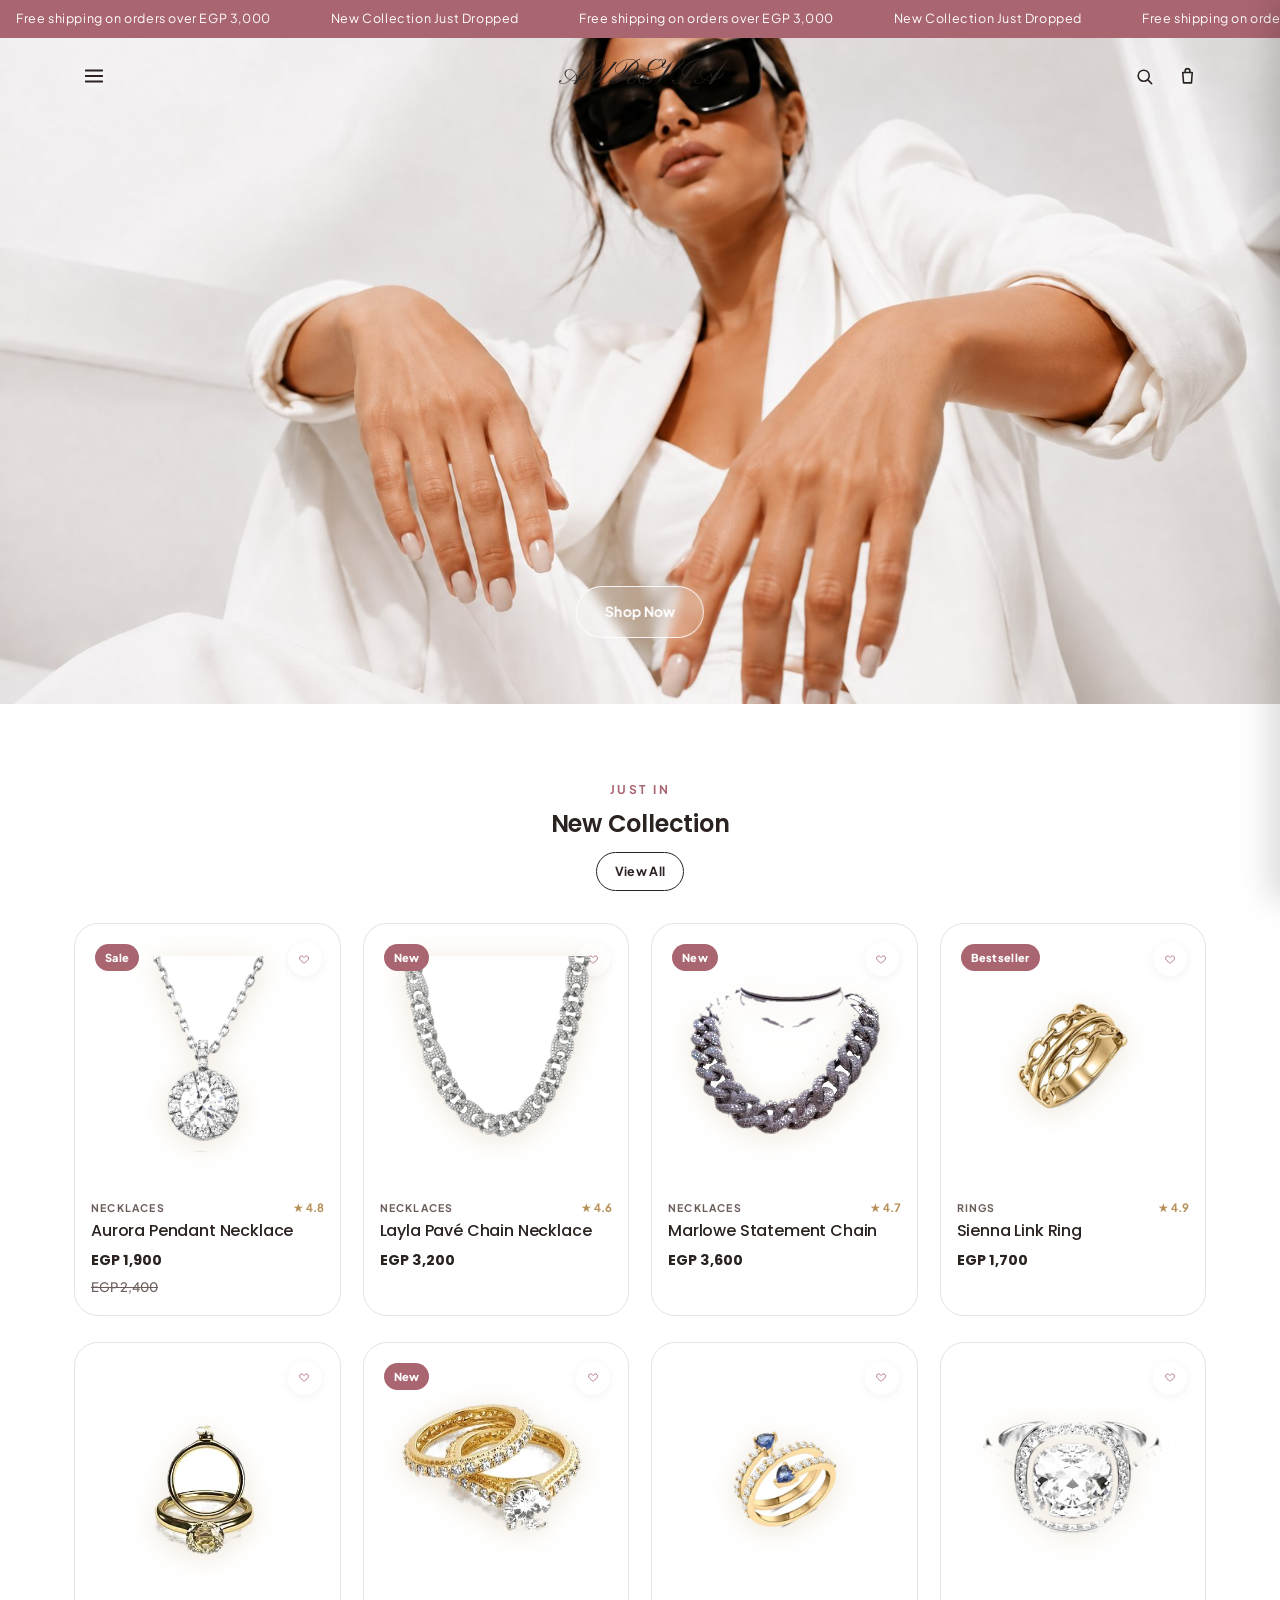
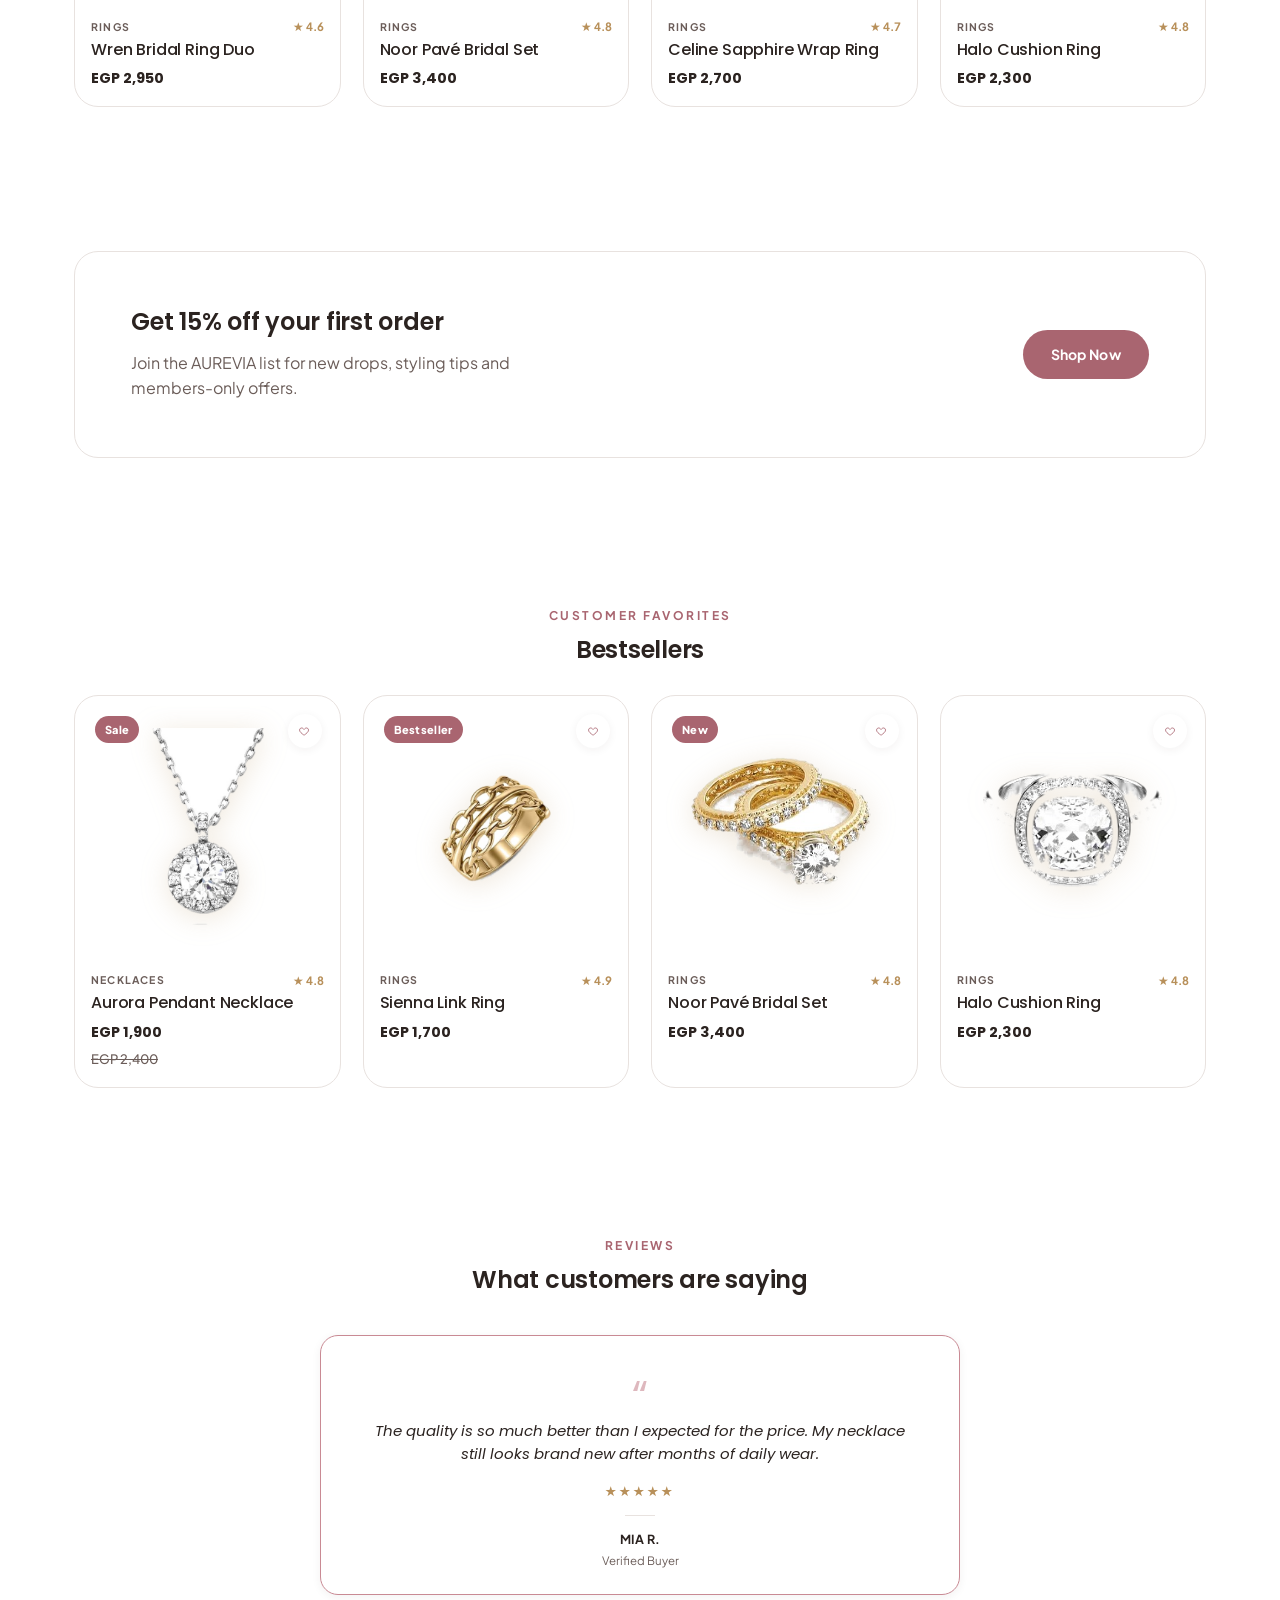
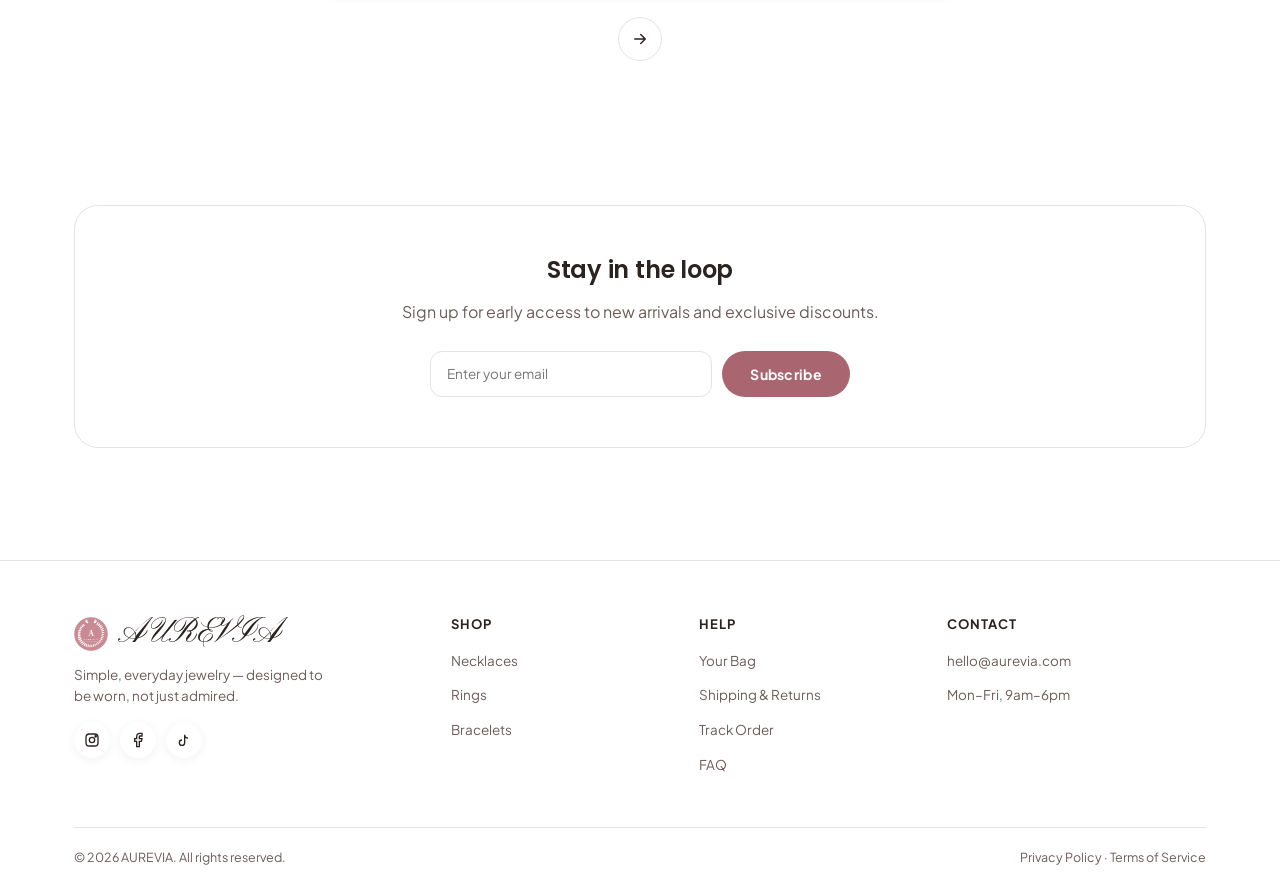
<file: index.html>
<!doctype html>
<html lang="en">
<head>
<meta charset="UTF-8">
<meta name="viewport" content="width=device-width, initial-scale=1.0">
<title>AUREVIA — Fine Jewelry</title>
<meta name="description" content="AUREVIA — fast, simple online store for necklaces, rings and bracelets. New arrivals, free shipping over EGP 3,000.">
<link rel="icon" type="image/svg+xml" href="assets/favicon.svg">
<link rel="preconnect" href="https://fonts.googleapis.com">
<link rel="preconnect" href="https://fonts.gstatic.com" crossorigin>
<link href="https://fonts.googleapis.com/css2?family=Poppins:ital,wght@0,400;0,500;0,600;0,700;0,800;1,500;1,600&family=Plus+Jakarta+Sans:wght@400;500;600;700;800&family=Pinyon+Script&display=swap" rel="stylesheet">
<link rel="stylesheet" href="css/style.css">
</head>
<body class="has-hero">

<div class="page-loader" id="pageLoader">
  <div class="page-loader-inner">
    <span class="page-loader-ring"></span>
    <span class="logo-wordmark">AUREVIA</span>
  </div>
</div>

<div class="announce-bar">
  <div class="announce-track">
    <span>Free shipping on orders over EGP 3,000</span>
    <span>New Collection Just Dropped</span>
    <span>Free shipping on orders over EGP 3,000</span>
    <span>New Collection Just Dropped</span>
    <span>Free shipping on orders over EGP 3,000</span>
    <span>New Collection Just Dropped</span>
    <span>Free shipping on orders over EGP 3,000</span>
    <span>New Collection Just Dropped</span>
  </div>
</div>

<header class="site-header" id="siteHeader">
  <div class="container header-inner">
    <div class="header-left">
      <button class="icon-btn burger" id="burgerBtn" aria-label="Menu">
        <svg width="22" height="22" viewBox="0 0 24 24" fill="none" stroke="currentColor" stroke-width="2" stroke-linecap="round"><path d="M3 6h18M3 12h18M3 18h18"/></svg>
      </button>
      <nav class="main-nav">
        <a href="index.html" class="active">Home</a>
        <a href="shop.html">Shop</a>
        <a href="shop.html?cat=necklaces">Necklaces</a>
        <a href="shop.html?cat=rings">Rings</a>
      </nav>
    </div>
    <div class="header-center">
      <a href="index.html" class="logo-link">
        <span class="logo-wordmark">AUREVIA</span>
      </a>
    </div>
    <div class="header-right">
      <div class="search-wrap" id="searchWrap">
        <input type="text" placeholder="Search products…">
      </div>
      <button class="icon-btn" id="searchToggle" aria-label="Search">
        <svg width="19" height="19" viewBox="0 0 24 24" fill="none" stroke="currentColor" stroke-width="2" stroke-linecap="round"><circle cx="11" cy="11" r="7"/><path d="M21 21l-4.35-4.35"/></svg>
      </button>
      <button class="icon-btn" data-cart-open aria-label="Cart">
        <svg width="19" height="19" viewBox="0 0 24 24" fill="none" stroke="currentColor" stroke-width="2" stroke-linecap="round" stroke-linejoin="round"><path d="M6 7h12l-1 13H7L6 7Z"/><path d="M9 7V5a3 3 0 0 1 6 0v2"/></svg>
        <span class="cart-count">0</span>
      </button>
    </div>
  </div>
  <div class="mobile-nav" id="mobileNav">
    <a href="index.html">Home</a>
    <a href="shop.html">Shop All</a>
    <a href="shop.html?cat=necklaces">Necklaces</a>
    <a href="shop.html?cat=rings">Rings</a>
    <a href="shop.html?cat=bracelets">Bracelets</a>
  </div>
</header>

<section class="hero">
  <div class="hero-media">
    <img src="assets/hero-no-accessories.jpg" alt="AUREVIA model">
    <img src="assets/hero-with-accessories.jpg" alt="AUREVIA model wearing rings, bracelets and necklaces" class="hero-img-hover">
    <div class="hero-cta">
      <a href="shop.html" class="btn btn-primary">Shop Now</a>
    </div>
  </div>
</section>

<section class="section section-bg-blush reveal">
  <div class="container">
    <div class="section-head-row">
      <div>
        <span class="eyebrow">Just In</span>
        <h2>New Collection</h2>
      </div>
      <a href="shop.html" class="btn btn-outline btn-sm">View All</a>
    </div>
    <div class="product-grid" id="featuredGrid"></div>
  </div>
</section>

<section class="section reveal">
  <div class="container">
    <div class="promo-band">
      <div>
        <h2>Get 15% off your first order</h2>
        <p>Join the AUREVIA list for new drops, styling tips and members-only offers.</p>
      </div>
      <a href="shop.html" class="btn btn-primary">Shop Now</a>
    </div>
  </div>
</section>

<section class="section reveal">
  <div class="container">
    <div class="section-head-row">
      <div>
        <span class="eyebrow">Customer Favorites</span>
        <h2>Bestsellers</h2>
      </div>
    </div>
    <div class="product-grid" id="bestsellerGrid"></div>
  </div>
</section>

<section class="section section-bg-blush reveal">
  <div class="container">
    <div class="section-head">
      <span class="eyebrow">Reviews</span>
      <h2>What customers are saying</h2>
    </div>
    <div class="testi-slider" id="testiSlider">
      <div class="testi-box">
        <div class="testi-track" id="testiTrack">
          <div class="testi-card active">
            <span class="testi-quote-mark">&ldquo;</span>
            <p>The quality is so much better than I expected for the price. My necklace still looks brand new after months of daily wear.</p>
            <div class="testi-stars">★★★★★</div>
            <div class="testi-divider"></div>
            <div class="testi-name">Mia R.</div>
            <div class="testi-role">Verified Buyer</div>
          </div>
          <div class="testi-card">
            <span class="testi-quote-mark">&ldquo;</span>
            <p>Checkout was so quick and easy. The ring fits perfectly and the pavé setting catches the light beautifully.</p>
            <div class="testi-stars">★★★★★</div>
            <div class="testi-divider"></div>
            <div class="testi-name">Sara K.</div>
            <div class="testi-role">Verified Buyer</div>
          </div>
          <div class="testi-card">
            <span class="testi-quote-mark">&ldquo;</span>
            <p>Ordered the bridal set and it's perfect. Packaging was lovely too — great gift.</p>
            <div class="testi-stars">★★★★★</div>
            <div class="testi-divider"></div>
            <div class="testi-name">Layla H.</div>
            <div class="testi-role">Verified Buyer</div>
          </div>
        </div>
      </div>
      <button class="testi-next" id="testiNext" aria-label="Show next review">
        <svg width="18" height="18" viewBox="0 0 24 24" fill="none" stroke="currentColor" stroke-width="2" stroke-linecap="round" stroke-linejoin="round"><path d="M5 12h14M13 6l6 6-6 6"/></svg>
      </button>
    </div>
  </div>
</section>

<section class="section reveal">
  <div class="container">
    <div class="newsletter">
      <h2>Stay in the loop</h2>
      <p>Sign up for early access to new arrivals and exclusive discounts.</p>
      <form class="newsletter-form">
        <input type="email" required placeholder="Enter your email">
        <button class="btn btn-primary" type="submit">Subscribe</button>
      </form>
    </div>
  </div>
</section>

<footer class="site-footer">
  <div class="container">
    <div class="footer-grid">
      <div class="footer-brand">
        <a href="index.html" class="logo-link" style="margin-bottom:14px">
          <img src="assets/logo.svg" alt="AUREVIA" style="height:34px;width:34px">
          <span class="logo-wordmark">AUREVIA</span>
        </a>
        <p>Simple, everyday jewelry — designed to be worn, not just admired.</p>
        <div class="footer-social">
          <a href="#" aria-label="Instagram"><svg width="16" height="16" viewBox="0 0 24 24" fill="none" stroke="currentColor" stroke-width="2"><rect x="3" y="3" width="18" height="18" rx="5"/><circle cx="12" cy="12" r="4"/><circle cx="17.5" cy="6.5" r="1"/></svg></a>
          <a href="#" aria-label="Facebook"><svg width="16" height="16" viewBox="0 0 24 24" fill="none" stroke="currentColor" stroke-width="2"><path d="M18 2h-3a5 5 0 0 0-5 5v3H7v4h3v8h4v-8h3l1-4h-4V7a1 1 0 0 1 1-1h3Z"/></svg></a>
          <a href="#" aria-label="TikTok"><svg width="16" height="16" viewBox="0 0 24 24" fill="none" stroke="currentColor" stroke-width="2"><path d="M9 12a4 4 0 1 0 4 4V4a5 5 0 0 0 5 5"/></svg></a>
        </div>
      </div>
      <div class="footer-col">
        <h4>Shop</h4>
        <ul>
          <li><a href="shop.html?cat=necklaces">Necklaces</a></li>
          <li><a href="shop.html?cat=rings">Rings</a></li>
          <li><a href="shop.html?cat=bracelets">Bracelets</a></li>
        </ul>
      </div>
      <div class="footer-col">
        <h4>Help</h4>
        <ul>
          <li><a href="cart.html">Your Bag</a></li>
          <li><a href="shop.html">Shipping & Returns</a></li>
          <li><a href="shop.html">Track Order</a></li>
          <li><a href="shop.html">FAQ</a></li>
        </ul>
      </div>
      <div class="footer-col">
        <h4>Contact</h4>
        <ul>
          <li><a href="mailto:hello@aurevia.com">hello@aurevia.com</a></li>
          <li><a href="#">Mon–Fri, 9am–6pm</a></li>
        </ul>
      </div>
    </div>
    <div class="footer-bottom">
      <span>© <span data-year></span> AUREVIA. All rights reserved.</span>
      <span>Privacy Policy · Terms of Service</span>
    </div>
  </div>
</footer>

<div class="overlay" id="cartOverlay"></div>
<aside class="cart-drawer" id="cartDrawer">
  <div class="cart-drawer-head">
    <h3>Your Bag</h3>
    <button class="icon-btn" id="cartClose" aria-label="Close">
      <svg width="18" height="18" viewBox="0 0 24 24" fill="none" stroke="currentColor" stroke-width="2" stroke-linecap="round"><path d="M18 6 6 18M6 6l12 12"/></svg>
    </button>
  </div>
  <div class="cart-drawer-body" id="cartDrawerBody"></div>
  <div class="cart-drawer-foot" id="cartDrawerFoot">
    <div class="cart-subtotal-row"><span>Subtotal</span><span id="cartDrawerSubtotal">EGP 0</span></div>
    <a href="cart.html" class="btn btn-outline btn-block" style="margin-bottom:10px">View Bag</a>
    <a href="checkout.html" class="btn btn-primary btn-block">Checkout</a>
    <p class="cart-note">Shipping & taxes calculated at checkout</p>
  </div>
</aside>

<div class="toast" id="toast"></div>

<script src="js/products.js"></script>
<script src="js/cart.js"></script>
<script src="js/main.js"></script>
</body>
</html>
</file>
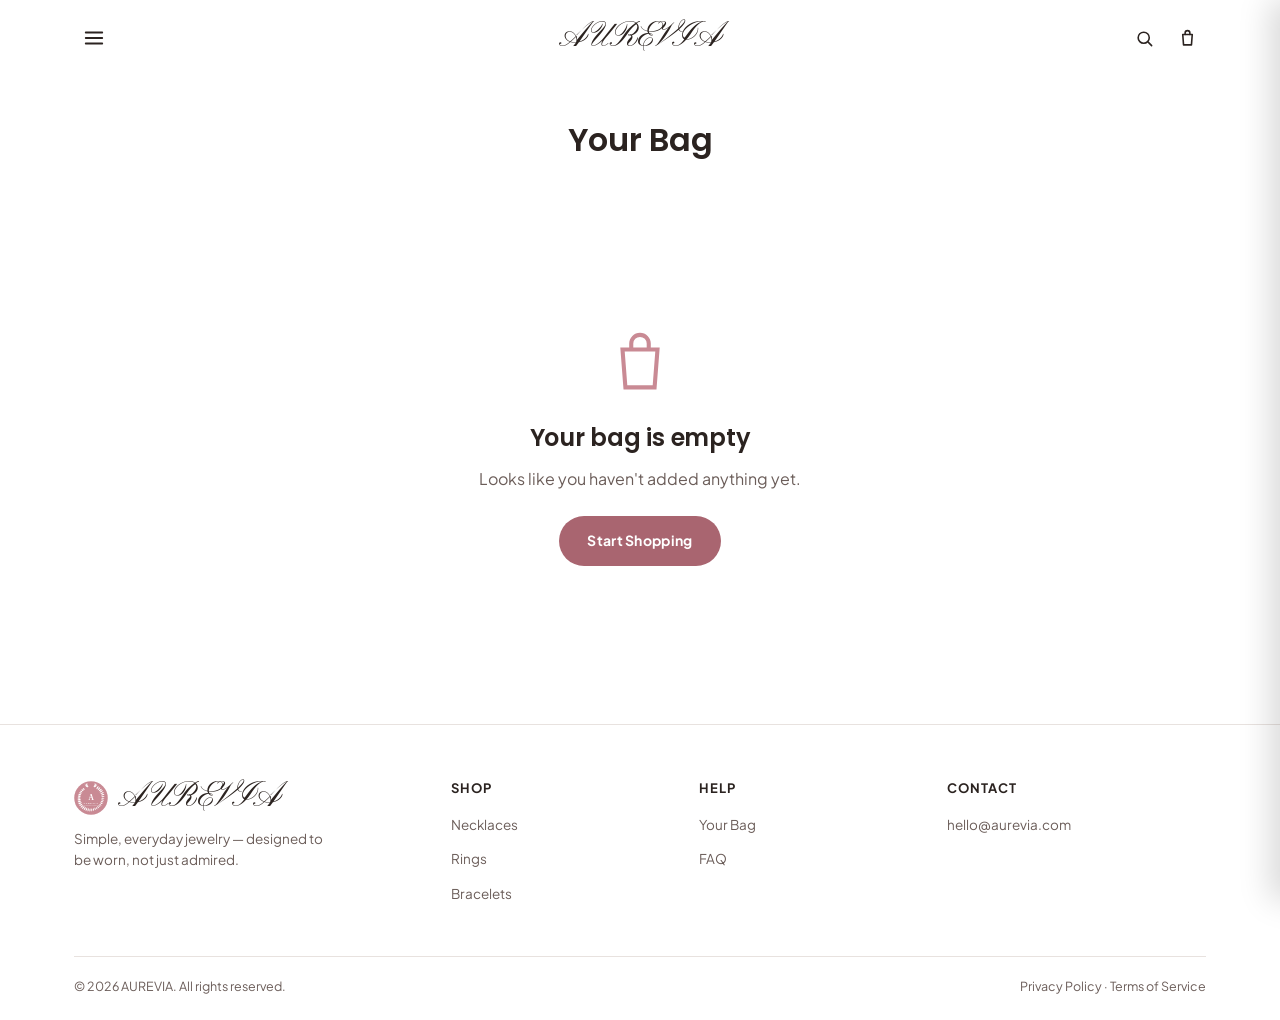
<file: cart.html>
<!doctype html>
<html lang="en">
<head>
<meta charset="UTF-8">
<meta name="viewport" content="width=device-width, initial-scale=1.0">
<title>Your Bag — AUREVIA</title>
<link rel="icon" type="image/svg+xml" href="assets/favicon.svg">
<link rel="preconnect" href="https://fonts.googleapis.com">
<link rel="preconnect" href="https://fonts.gstatic.com" crossorigin>
<link href="https://fonts.googleapis.com/css2?family=Poppins:ital,wght@0,400;0,500;0,600;0,700;0,800;1,500;1,600&family=Plus+Jakarta+Sans:wght@400;500;600;700;800&family=Pinyon+Script&display=swap" rel="stylesheet">
<link rel="stylesheet" href="css/style.css">
</head>
<body>

<div class="page-loader" id="pageLoader">
  <div class="page-loader-inner">
    <span class="page-loader-ring"></span>
    <span class="logo-wordmark">AUREVIA</span>
  </div>
</div>

<header class="site-header" id="siteHeader">
  <div class="container header-inner">
    <div class="header-left">
      <button class="icon-btn burger" id="burgerBtn" aria-label="Menu">
        <svg width="22" height="22" viewBox="0 0 24 24" fill="none" stroke="currentColor" stroke-width="2" stroke-linecap="round"><path d="M3 6h18M3 12h18M3 18h18"/></svg>
      </button>
      <nav class="main-nav">
        <a href="index.html">Home</a>
        <a href="shop.html">Shop</a>
        <a href="shop.html?cat=necklaces">Necklaces</a>
        <a href="shop.html?cat=rings">Rings</a>
      </nav>
    </div>
    <div class="header-center">
      <a href="index.html" class="logo-link">
        <span class="logo-wordmark">AUREVIA</span>
      </a>
    </div>
    <div class="header-right">
      <div class="search-wrap" id="searchWrap">
        <input type="text" placeholder="Search products…">
      </div>
      <button class="icon-btn" id="searchToggle" aria-label="Search">
        <svg width="19" height="19" viewBox="0 0 24 24" fill="none" stroke="currentColor" stroke-width="2" stroke-linecap="round"><circle cx="11" cy="11" r="7"/><path d="M21 21l-4.35-4.35"/></svg>
      </button>
      <button class="icon-btn" data-cart-open aria-label="Cart">
        <svg width="19" height="19" viewBox="0 0 24 24" fill="none" stroke="currentColor" stroke-width="2" stroke-linecap="round" stroke-linejoin="round"><path d="M6 7h12l-1 13H7L6 7Z"/><path d="M9 7V5a3 3 0 0 1 6 0v2"/></svg>
        <span class="cart-count">0</span>
      </button>
    </div>
  </div>
  <div class="mobile-nav" id="mobileNav">
    <a href="index.html">Home</a>
    <a href="shop.html">Shop All</a>
    <a href="shop.html?cat=necklaces">Necklaces</a>
    <a href="shop.html?cat=rings">Rings</a>
    <a href="shop.html?cat=bracelets">Bracelets</a>
  </div>
</header>

<div class="page-banner">
  <h1>Your Bag</h1>
</div>

<section class="section-tight">
  <div class="container">

    <div class="cart-page-grid" id="cartPageFilled" style="display:none">
      <div>
        <div class="cart-table-head">
          <span>Product</span><span>Quantity</span><span>Total</span>
        </div>
        <div id="cartPageBody"></div>
        <a href="shop.html" class="btn btn-outline btn-sm" style="margin-top:22px">← Continue Shopping</a>
      </div>
      <div class="summary-card">
        <h3>Order Summary</h3>
        <div class="summary-row"><span>Subtotal</span><span id="sumSubtotal">EGP 0</span></div>
        <div class="summary-row"><span>Shipping</span><span id="sumShipping">Free</span></div>
        <div class="summary-row total"><span>Total</span><span id="sumTotal">EGP 0</span></div>
        <a href="checkout.html" class="btn btn-primary btn-block" style="margin-top:16px">Proceed to Checkout</a>
        <p class="cart-note">Free shipping automatically applied over EGP 3,000</p>
      </div>
    </div>

    <div class="cart-empty-block" id="cartPageEmpty">
      <svg width="70" height="70" viewBox="0 0 24 24" fill="none" stroke="currentColor" stroke-width="1.4" style="color:var(--rose);margin-bottom:18px"><path d="M6 7h12l-1 13H7L6 7Z"/><path d="M9 7V5a3 3 0 0 1 6 0v2"/></svg>
      <h2>Your bag is empty</h2>
      <p style="color:var(--ink-soft);margin-bottom:24px">Looks like you haven't added anything yet.</p>
      <a href="shop.html" class="btn btn-primary">Start Shopping</a>
    </div>

  </div>
</section>

<footer class="site-footer">
  <div class="container">
    <div class="footer-grid">
      <div class="footer-brand">
        <a href="index.html" class="logo-link" style="margin-bottom:14px">
          <img src="assets/logo.svg" alt="AUREVIA" style="height:34px;width:34px">
          <span class="logo-wordmark">AUREVIA</span>
        </a>
        <p>Simple, everyday jewelry — designed to be worn, not just admired.</p>
      </div>
      <div class="footer-col">
        <h4>Shop</h4>
        <ul>
          <li><a href="shop.html?cat=necklaces">Necklaces</a></li>
          <li><a href="shop.html?cat=rings">Rings</a></li>
          <li><a href="shop.html?cat=bracelets">Bracelets</a></li>
        </ul>
      </div>
      <div class="footer-col">
        <h4>Help</h4>
        <ul>
          <li><a href="cart.html">Your Bag</a></li>
          <li><a href="shop.html">FAQ</a></li>
        </ul>
      </div>
      <div class="footer-col">
        <h4>Contact</h4>
        <ul><li><a href="mailto:hello@aurevia.com">hello@aurevia.com</a></li></ul>
      </div>
    </div>
    <div class="footer-bottom">
      <span>© <span data-year></span> AUREVIA. All rights reserved.</span>
      <span>Privacy Policy · Terms of Service</span>
    </div>
  </div>
</footer>

<div class="overlay" id="cartOverlay"></div>
<aside class="cart-drawer" id="cartDrawer">
  <div class="cart-drawer-head">
    <h3>Your Bag</h3>
    <button class="icon-btn" id="cartClose" aria-label="Close">
      <svg width="18" height="18" viewBox="0 0 24 24" fill="none" stroke="currentColor" stroke-width="2" stroke-linecap="round"><path d="M18 6 6 18M6 6l12 12"/></svg>
    </button>
  </div>
  <div class="cart-drawer-body" id="cartDrawerBody"></div>
  <div class="cart-drawer-foot" id="cartDrawerFoot">
    <div class="cart-subtotal-row"><span>Subtotal</span><span id="cartDrawerSubtotal">EGP 0</span></div>
    <a href="cart.html" class="btn btn-outline btn-block" style="margin-bottom:10px">View Bag</a>
    <a href="checkout.html" class="btn btn-primary btn-block">Checkout</a>
    <p class="cart-note">Shipping & taxes calculated at checkout</p>
  </div>
</aside>

<div class="toast" id="toast"></div>

<script src="js/products.js"></script>
<script src="js/cart.js"></script>
<script src="js/main.js"></script>
</body>
</html>
</file>
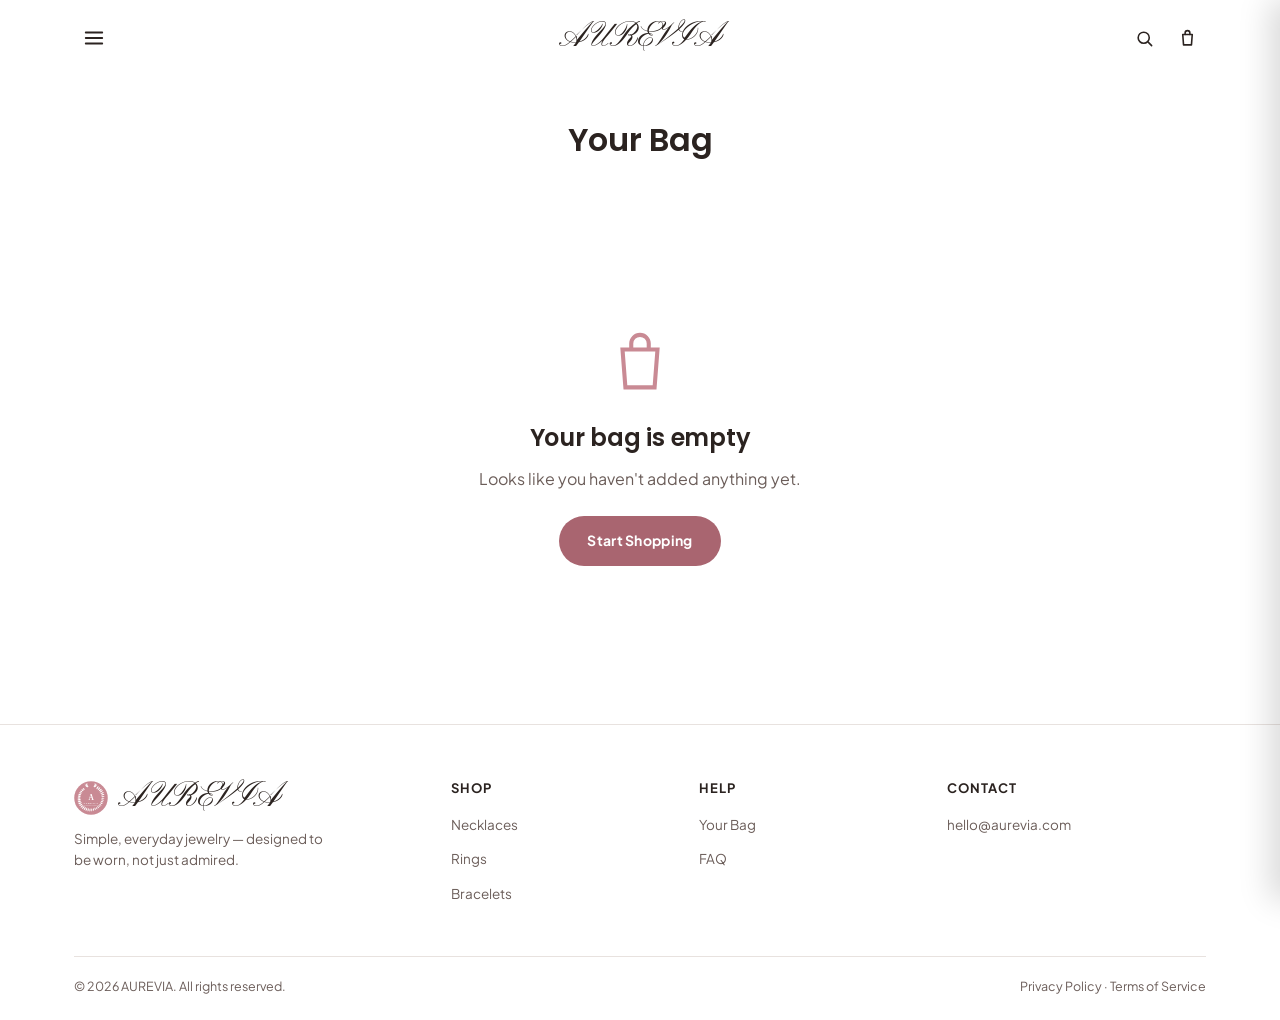
<file: checkout.html>
<!doctype html>
<html lang="en">
<head>
<meta charset="UTF-8">
<meta name="viewport" content="width=device-width, initial-scale=1.0">
<title>Checkout — AUREVIA</title>
<link rel="icon" type="image/svg+xml" href="assets/favicon.svg">
<link rel="preconnect" href="https://fonts.googleapis.com">
<link rel="preconnect" href="https://fonts.gstatic.com" crossorigin>
<link href="https://fonts.googleapis.com/css2?family=Poppins:ital,wght@0,400;0,500;0,600;0,700;0,800;1,500;1,600&family=Plus+Jakarta+Sans:wght@400;500;600;700;800&family=Pinyon+Script&display=swap" rel="stylesheet">
<link rel="stylesheet" href="css/style.css">
</head>
<body>

<div class="page-loader" id="pageLoader">
  <div class="page-loader-inner">
    <span class="page-loader-ring"></span>
    <span class="logo-wordmark">AUREVIA</span>
  </div>
</div>

<header class="site-header" id="siteHeader">
  <div class="container header-inner">
    <div class="header-left">
      <nav class="main-nav">
        <a href="index.html">Home</a>
        <a href="shop.html">Shop</a>
      </nav>
    </div>
    <div class="header-center">
      <a href="index.html" class="logo-link">
        <span class="logo-wordmark">AUREVIA</span>
      </a>
    </div>
    <div class="header-right">
      <a href="cart.html" class="icon-btn" aria-label="Cart">
        <svg width="19" height="19" viewBox="0 0 24 24" fill="none" stroke="currentColor" stroke-width="2" stroke-linecap="round" stroke-linejoin="round"><path d="M6 7h12l-1 13H7L6 7Z"/><path d="M9 7V5a3 3 0 0 1 6 0v2"/></svg>
        <span class="cart-count">0</span>
      </a>
    </div>
  </div>
</header>

<div class="page-banner">
  <h1>Checkout</h1>
</div>

<section class="section-tight">
  <div class="container checkout-grid">
    <div>
      <h3 style="margin-bottom:20px">Shipping Details</h3>
      <form id="checkoutForm">
        <div class="form-row">
          <div class="form-group">
            <label for="coName">Full Name</label>
            <input type="text" id="coName" required placeholder="Jane Doe">
          </div>
          <div class="form-group">
            <label for="coPhone">Phone Number</label>
            <input type="tel" id="coPhone" required placeholder="+1 555 123 4567">
          </div>
        </div>
        <div class="form-group">
          <label for="coEmail">Email Address</label>
          <input type="email" id="coEmail" required placeholder="jane@example.com">
        </div>
        <div class="form-group">
          <label for="coAddress">Street Address</label>
          <input type="text" id="coAddress" required placeholder="123 Main Street, Apt 4">
        </div>
        <div class="form-row">
          <div class="form-group">
            <label for="coCity">City</label>
            <input type="text" id="coCity" required placeholder="City">
          </div>
          <div class="form-group">
            <label for="coZip">ZIP / Postal Code</label>
            <input type="text" id="coZip" required placeholder="00000">
          </div>
        </div>
        <div class="form-group">
          <label for="coNotes">Order Notes (optional)</label>
          <textarea id="coNotes" placeholder="Delivery instructions, gift note, etc."></textarea>
        </div>
        <button type="submit" class="btn btn-primary btn-block">Place Order</button>
        <p class="cart-note">This is a simple order form — no online payment is collected. We'll contact you to confirm payment and delivery.</p>
      </form>
    </div>

    <div class="summary-card">
      <h3>Order Summary</h3>
      <div id="checkoutSummary"></div>
      <div class="summary-row" style="margin-top:16px"><span>Subtotal</span><span id="coSubtotal">EGP 0</span></div>
      <div class="summary-row"><span>Shipping</span><span id="coShipping">Free</span></div>
      <div class="summary-row total"><span>Total</span><span id="coTotal">EGP 0</span></div>
    </div>
  </div>
</section>

<footer class="site-footer">
  <div class="container">
    <div class="footer-bottom" style="border-top:none;padding-top:0">
      <span>© <span data-year></span> AUREVIA. All rights reserved.</span>
    </div>
  </div>
</footer>

<div class="toast" id="toast"></div>

<script src="js/products.js"></script>
<script src="js/cart.js"></script>
<script src="js/main.js"></script>
</body>
</html>
</file>
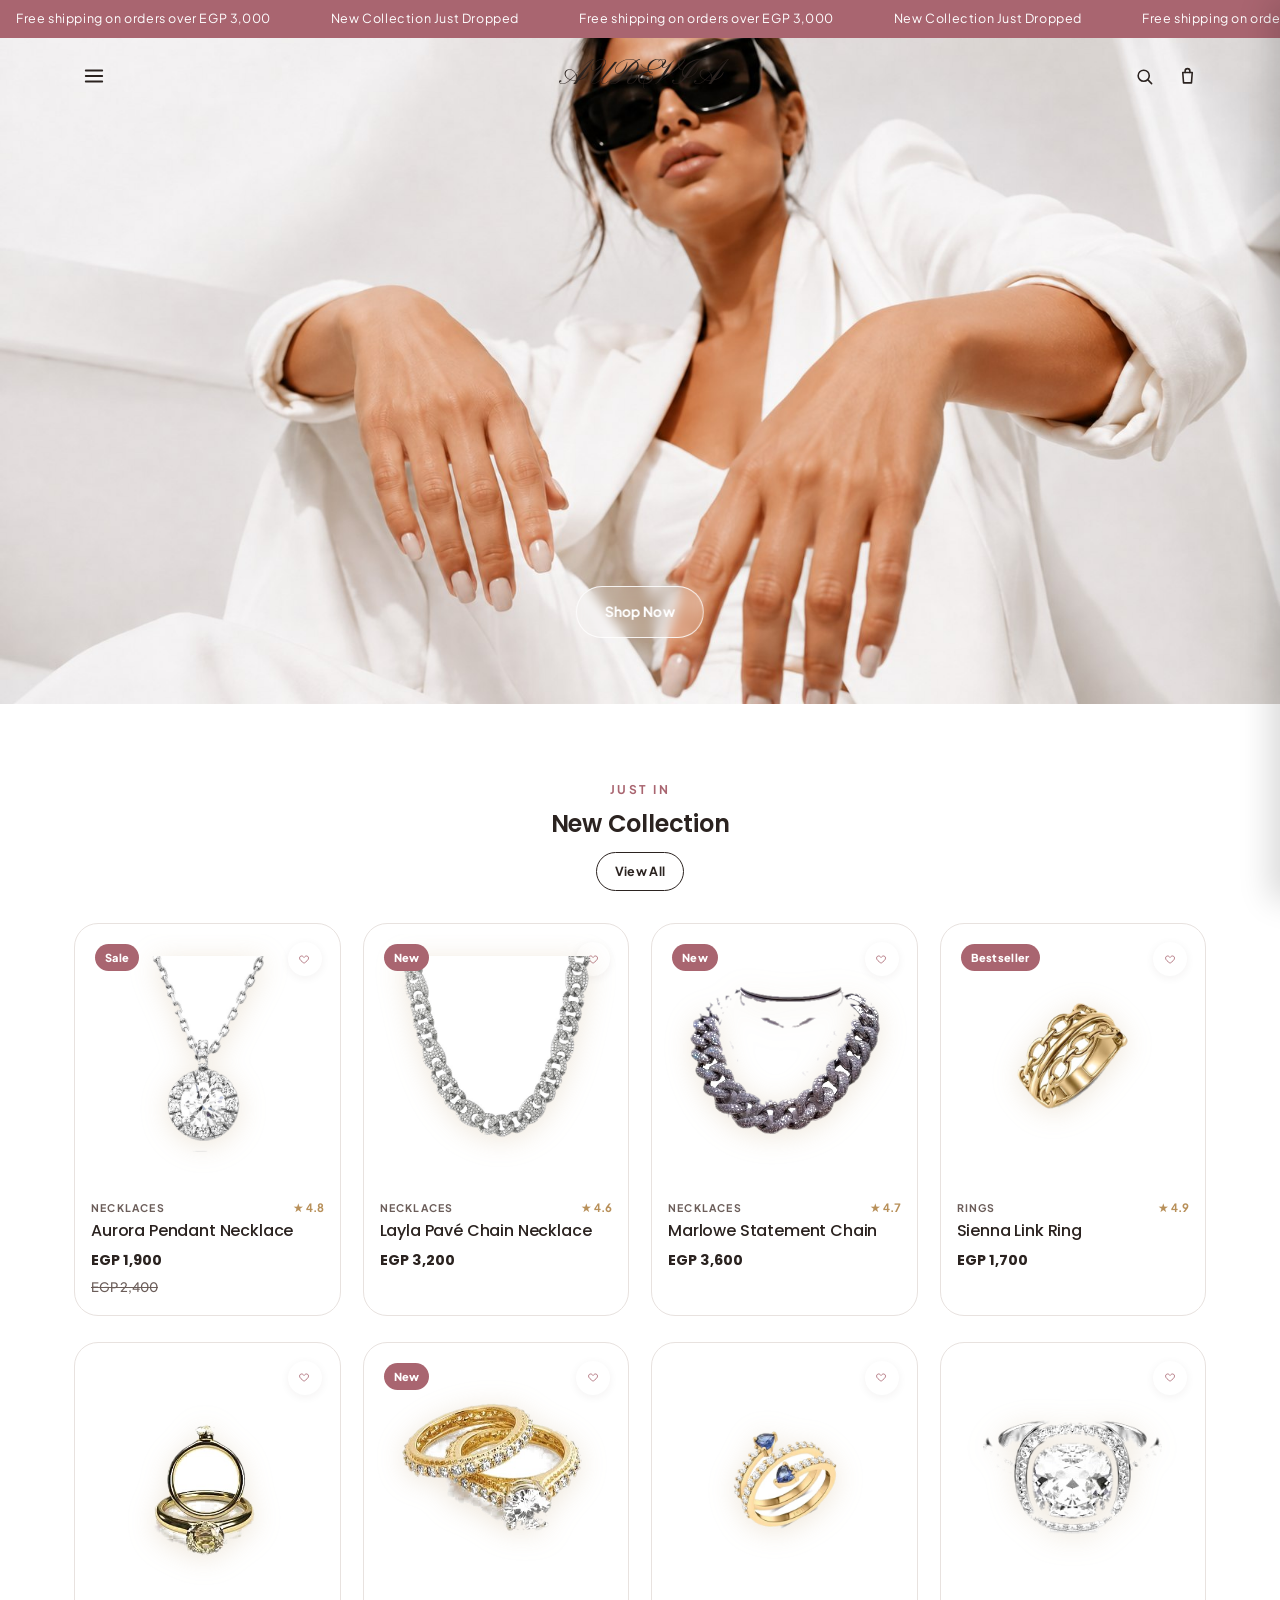
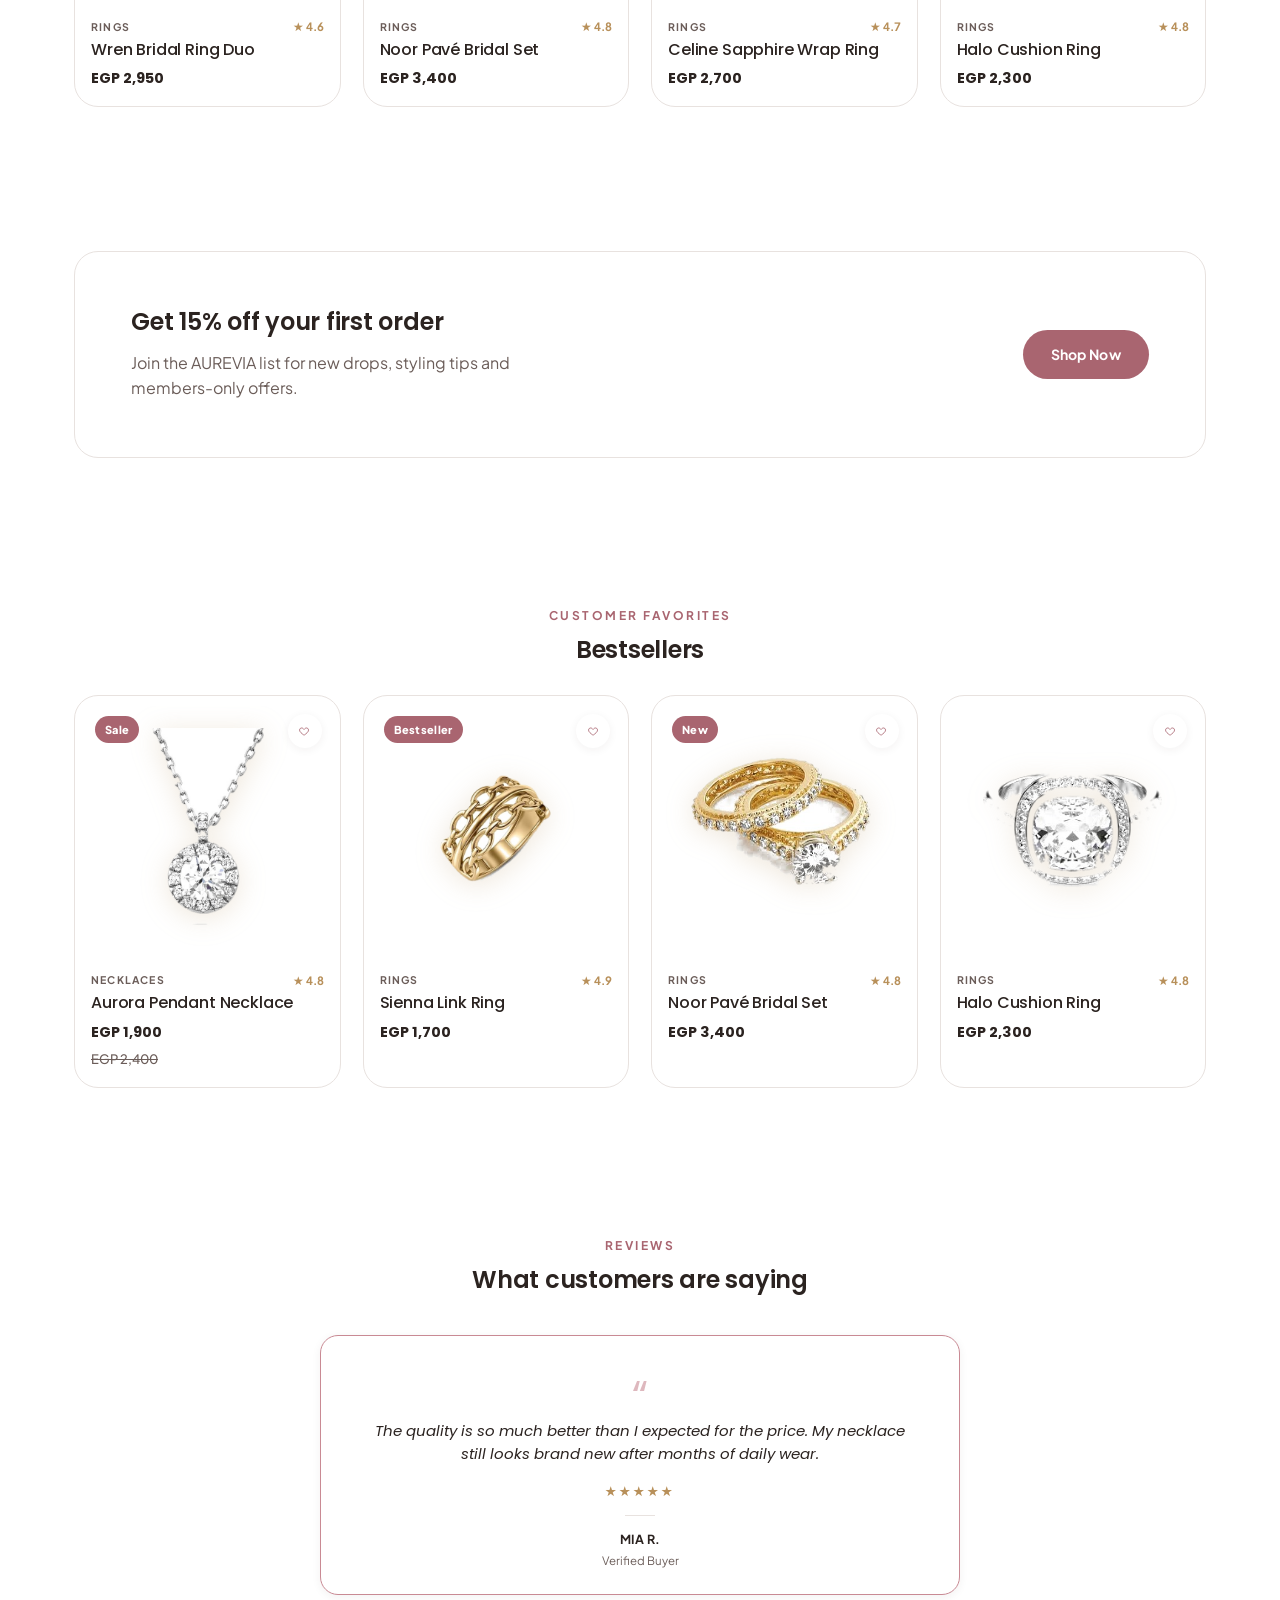
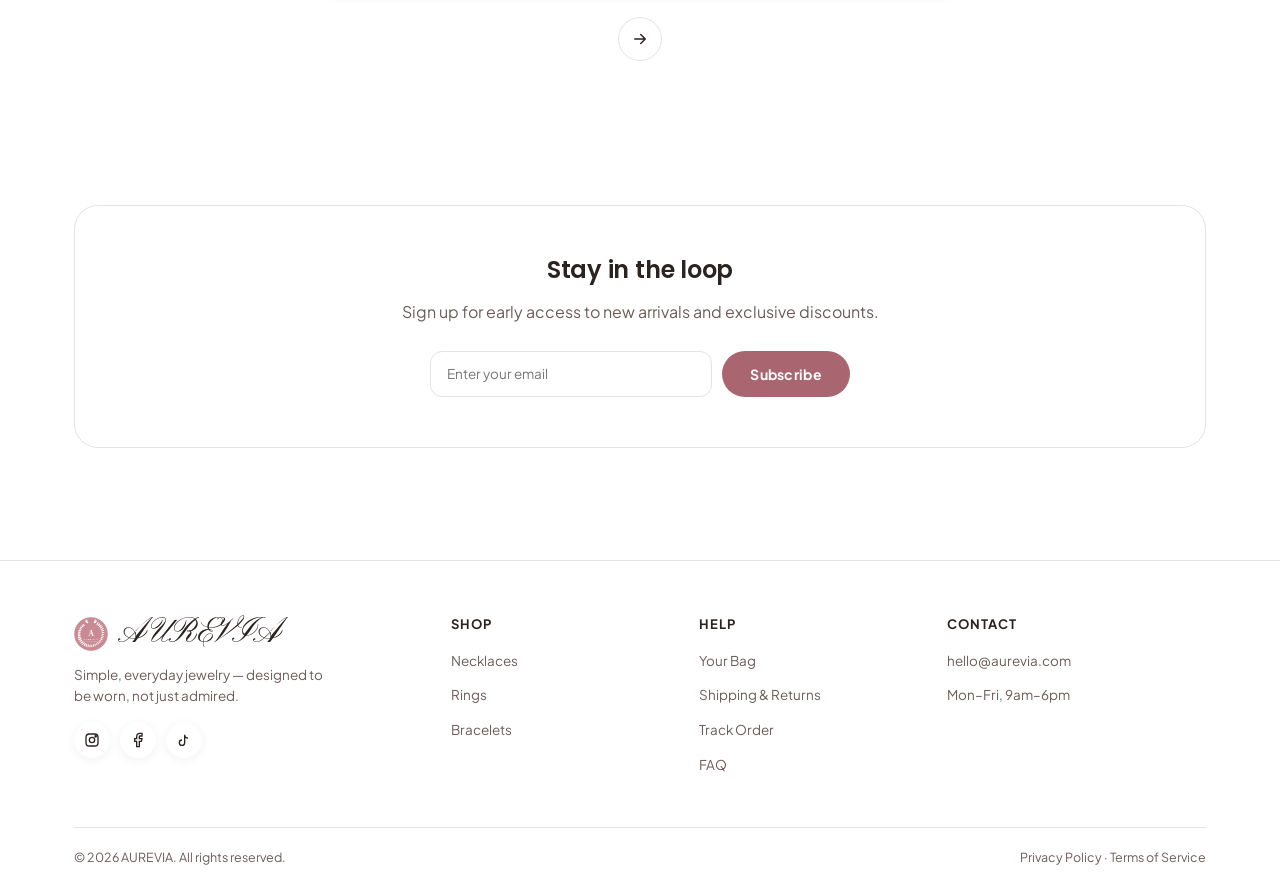
<file: order-confirmation.html>
<!doctype html>
<html lang="en">
<head>
<meta charset="UTF-8">
<meta name="viewport" content="width=device-width, initial-scale=1.0">
<title>Order Confirmed — AUREVIA</title>
<link rel="icon" type="image/svg+xml" href="assets/favicon.svg">
<link rel="preconnect" href="https://fonts.googleapis.com">
<link rel="preconnect" href="https://fonts.gstatic.com" crossorigin>
<link href="https://fonts.googleapis.com/css2?family=Poppins:ital,wght@0,400;0,500;0,600;0,700;0,800;1,500;1,600&family=Plus+Jakarta+Sans:wght@400;500;600;700;800&family=Pinyon+Script&display=swap" rel="stylesheet">
<link rel="stylesheet" href="css/style.css">
</head>
<body>

<div class="page-loader" id="pageLoader">
  <div class="page-loader-inner">
    <span class="page-loader-ring"></span>
    <span class="logo-wordmark">AUREVIA</span>
  </div>
</div>

<header class="site-header" id="siteHeader">
  <div class="container header-inner">
    <div class="header-left"></div>
    <div class="header-center">
      <a href="index.html" class="logo-link">
        <span class="logo-wordmark">AUREVIA</span>
      </a>
    </div>
    <div class="header-right"></div>
  </div>
</header>

<div id="confirmRoot">
  <section class="section">
    <div class="container confirm-box">
      <div class="confirm-icon">
        <svg width="40" height="40" viewBox="0 0 24 24" fill="none" stroke="currentColor" stroke-width="2.5" stroke-linecap="round" stroke-linejoin="round"><path d="M20 6 9 17l-5-5"/></svg>
      </div>
      <span class="eyebrow">Thank You</span>
      <h1>Your order has been placed!</h1>
      <p style="color:var(--ink-soft)">Thanks <span id="confirmName"></span> — we've received your order and will reach out shortly to confirm delivery details.</p>
      <div class="order-id">Order <span id="confirmOrderId"></span></div>
      <p style="color:var(--ink-soft);font-size:14px">Order total: <strong id="confirmTotal"></strong></p>
      <div style="margin-top:30px;display:flex;gap:12px;justify-content:center;flex-wrap:wrap">
        <a href="shop.html" class="btn btn-primary">Continue Shopping</a>
        <a href="index.html" class="btn btn-outline">Back to Home</a>
      </div>
    </div>
  </section>
</div>

<footer class="site-footer">
  <div class="container">
    <div class="footer-bottom" style="border-top:none;padding-top:0">
      <span>© <span data-year></span> AUREVIA. All rights reserved.</span>
    </div>
  </div>
</footer>

<div class="toast" id="toast"></div>

<script src="js/products.js"></script>
<script src="js/cart.js"></script>
<script src="js/main.js"></script>
</body>
</html>
</file>
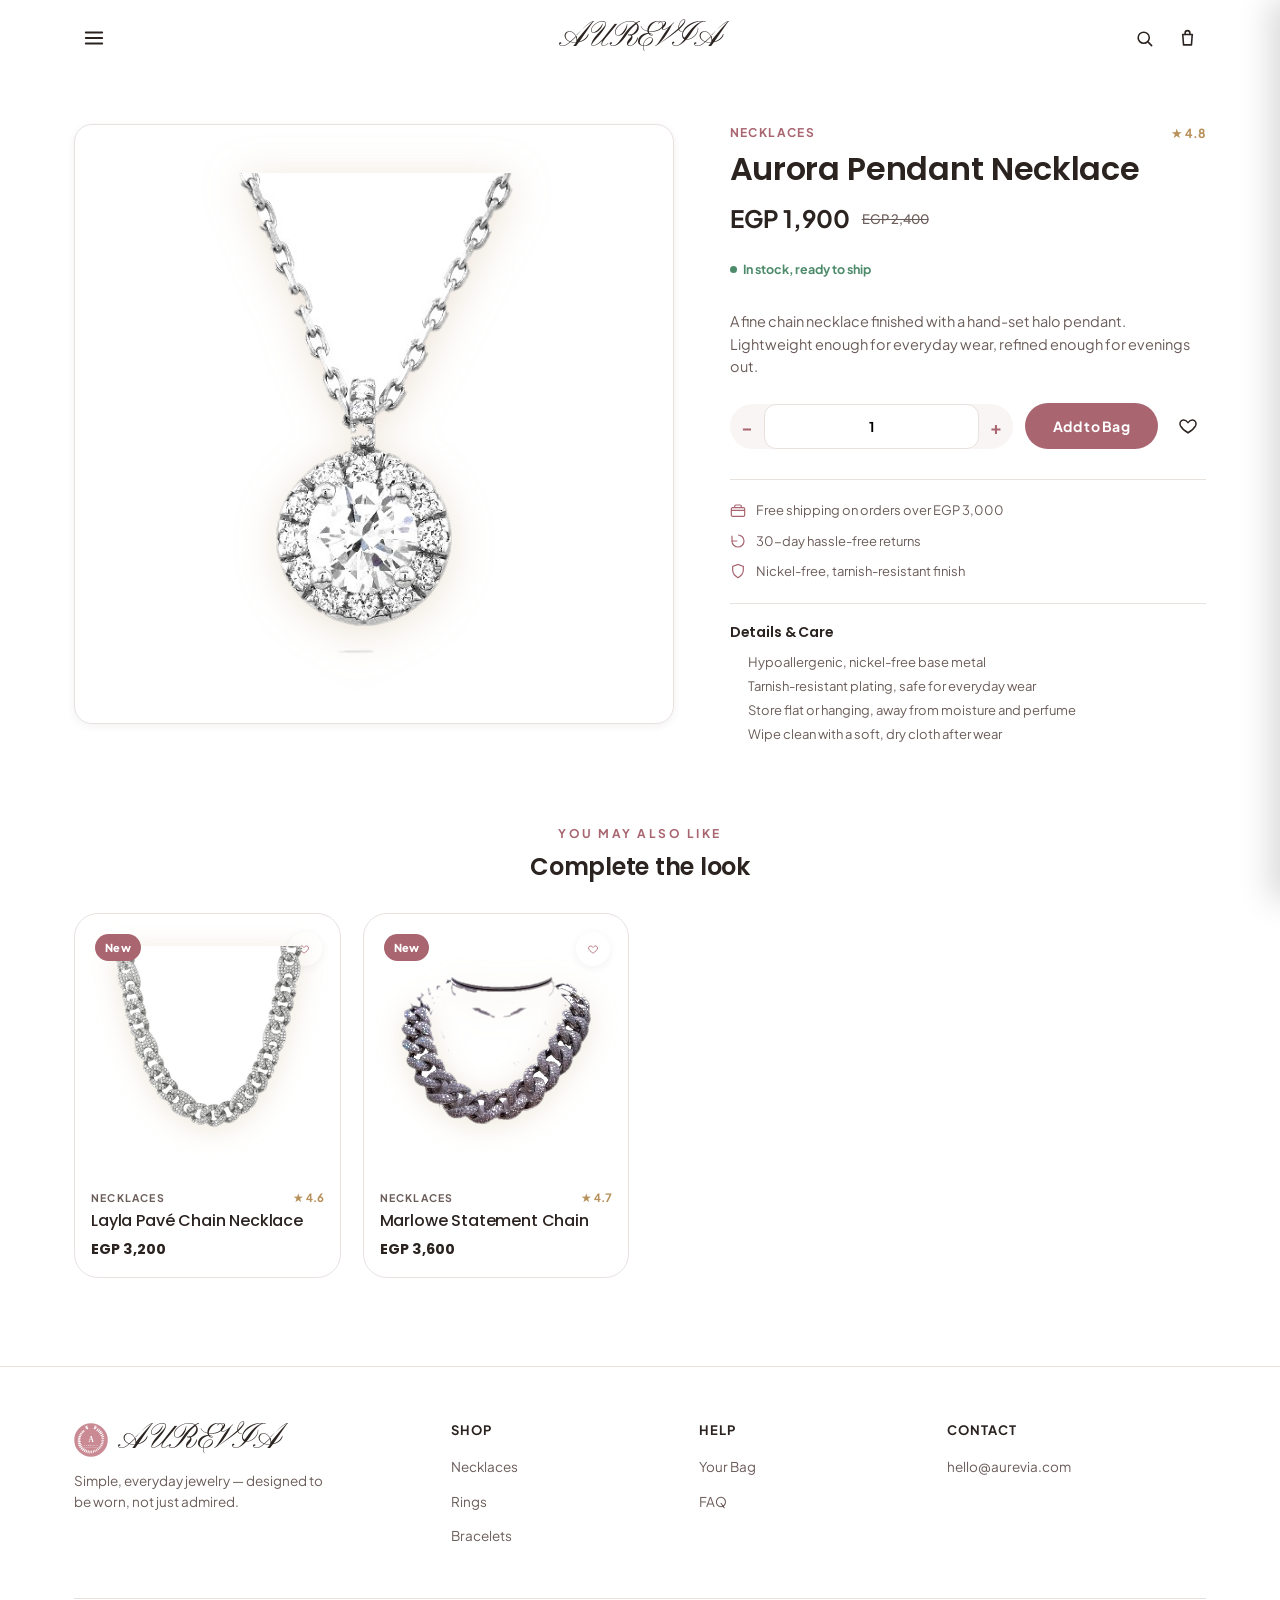
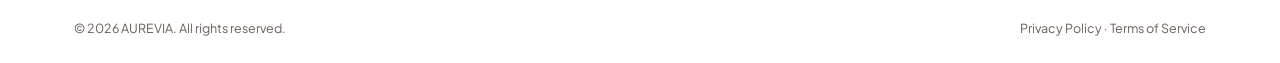
<file: product.html>
<!doctype html>
<html lang="en">
<head>
<meta charset="UTF-8">
<meta name="viewport" content="width=device-width, initial-scale=1.0">
<title>Product — AUREVIA</title>
<link rel="icon" type="image/svg+xml" href="assets/favicon.svg">
<link rel="preconnect" href="https://fonts.googleapis.com">
<link rel="preconnect" href="https://fonts.gstatic.com" crossorigin>
<link href="https://fonts.googleapis.com/css2?family=Poppins:ital,wght@0,400;0,500;0,600;0,700;0,800;1,500;1,600&family=Plus+Jakarta+Sans:wght@400;500;600;700;800&family=Pinyon+Script&display=swap" rel="stylesheet">
<link rel="stylesheet" href="css/style.css">
</head>
<body>

<div class="page-loader" id="pageLoader">
  <div class="page-loader-inner">
    <span class="page-loader-ring"></span>
    <span class="logo-wordmark">AUREVIA</span>
  </div>
</div>

<header class="site-header" id="siteHeader">
  <div class="container header-inner">
    <div class="header-left">
      <button class="icon-btn burger" id="burgerBtn" aria-label="Menu">
        <svg width="22" height="22" viewBox="0 0 24 24" fill="none" stroke="currentColor" stroke-width="2" stroke-linecap="round"><path d="M3 6h18M3 12h18M3 18h18"/></svg>
      </button>
      <nav class="main-nav">
        <a href="index.html">Home</a>
        <a href="shop.html">Shop</a>
        <a href="shop.html?cat=necklaces">Necklaces</a>
        <a href="shop.html?cat=rings">Rings</a>
      </nav>
    </div>
    <div class="header-center">
      <a href="index.html" class="logo-link">
        <span class="logo-wordmark">AUREVIA</span>
      </a>
    </div>
    <div class="header-right">
      <div class="search-wrap" id="searchWrap">
        <input type="text" placeholder="Search products…">
      </div>
      <button class="icon-btn" id="searchToggle" aria-label="Search">
        <svg width="19" height="19" viewBox="0 0 24 24" fill="none" stroke="currentColor" stroke-width="2" stroke-linecap="round"><circle cx="11" cy="11" r="7"/><path d="M21 21l-4.35-4.35"/></svg>
      </button>
      <button class="icon-btn" data-cart-open aria-label="Cart">
        <svg width="19" height="19" viewBox="0 0 24 24" fill="none" stroke="currentColor" stroke-width="2" stroke-linecap="round" stroke-linejoin="round"><path d="M6 7h12l-1 13H7L6 7Z"/><path d="M9 7V5a3 3 0 0 1 6 0v2"/></svg>
        <span class="cart-count">0</span>
      </button>
    </div>
  </div>
  <div class="mobile-nav" id="mobileNav">
    <a href="index.html">Home</a>
    <a href="shop.html">Shop All</a>
    <a href="shop.html?cat=necklaces">Necklaces</a>
    <a href="shop.html?cat=rings">Rings</a>
    <a href="shop.html?cat=bracelets">Bracelets</a>
  </div>
</header>

<div id="pdRoot">

  <section class="section-tight">
    <div class="container pd-grid">
      <div class="pd-media" id="pdMedia"></div>
      <div>
        <div class="pd-cat-row">
          <div class="pd-cat" id="pdCat"></div>
          <span class="pd-rating" id="pdRating"></span>
        </div>
        <h1 class="pd-title" id="pdTitle"></h1>
        <div class="pd-price">
          <span id="pdPriceNew"></span>
          <span class="price-old" id="pdPriceOld" style="display:none"></span>
        </div>
        <div class="stock-flag"><span class="dot"></span> In stock, ready to ship</div>
        <p class="pd-desc" id="pdDesc"></p>

        <div class="pd-block" id="pdSizeBlock">
          <div class="pd-label">Size</div>
          <div class="opt-swatches" id="pdSizeOptions"></div>
        </div>

        <div class="pd-actions">
          <div class="pd-qty">
            <button type="button" id="pdQtyMinus">&minus;</button>
            <input type="text" id="pdQtyInput" readonly value="1">
            <button type="button" id="pdQtyPlus">+</button>
          </div>
          <button class="btn btn-primary" id="pdAddToCart" style="flex:1">Add to Bag</button>
          <button class="icon-btn" id="pdWish" aria-label="Wishlist" style="background:var(--blush)">
            <svg width="18" height="18" viewBox="0 0 24 24" fill="none" stroke="currentColor" stroke-width="2"><path d="M12 21s-7.5-4.6-10-9.3C.4 8 2 4.5 5.6 4 8 3.7 10 5 12 7.5 14 5 16 3.7 18.4 4 22 4.5 23.6 8 22 11.7 19.5 16.4 12 21 12 21Z"/></svg>
          </button>
        </div>

        <ul class="pd-meta-list">
          <li><svg width="16" height="16" viewBox="0 0 24 24" fill="none" stroke="currentColor" stroke-width="1.8"><rect x="2" y="7" width="20" height="13" rx="2"/><path d="M2 11h20M7 7V5a2 2 0 0 1 2-2h6a2 2 0 0 1 2 2v2"/></svg> Free shipping on orders over EGP 3,000</li>
          <li><svg width="16" height="16" viewBox="0 0 24 24" fill="none" stroke="currentColor" stroke-width="1.8"><path d="M3 12a9 9 0 1 0 9-9"/><path d="M3 4v8h8"/></svg> 30-day hassle-free returns</li>
          <li><svg width="16" height="16" viewBox="0 0 24 24" fill="none" stroke="currentColor" stroke-width="1.8"><path d="M12 22s8-4.5 8-11V5l-8-3-8 3v6c0 6.5 8 11 8 11Z"/></svg> Nickel-free, tarnish-resistant finish</li>
        </ul>

        <div class="pd-details">
          <h4>Details &amp; Care</h4>
          <ul>
            <li>Hypoallergenic, nickel-free base metal</li>
            <li>Tarnish-resistant plating, safe for everyday wear</li>
            <li>Store flat or hanging, away from moisture and perfume</li>
            <li>Wipe clean with a soft, dry cloth after wear</li>
          </ul>
        </div>
      </div>
    </div>
  </section>

  <section class="section-tight section-bg-blush reveal">
    <div class="container">
      <div class="section-head-row">
        <div><span class="eyebrow">You May Also Like</span><h2>Complete the look</h2></div>
      </div>
      <div class="product-grid" id="relatedGrid"></div>
    </div>
  </section>
</div>

<footer class="site-footer">
  <div class="container">
    <div class="footer-grid">
      <div class="footer-brand">
        <a href="index.html" class="logo-link" style="margin-bottom:14px">
          <img src="assets/logo.svg" alt="AUREVIA" style="height:34px;width:34px">
          <span class="logo-wordmark">AUREVIA</span>
        </a>
        <p>Simple, everyday jewelry — designed to be worn, not just admired.</p>
      </div>
      <div class="footer-col">
        <h4>Shop</h4>
        <ul>
          <li><a href="shop.html?cat=necklaces">Necklaces</a></li>
          <li><a href="shop.html?cat=rings">Rings</a></li>
          <li><a href="shop.html?cat=bracelets">Bracelets</a></li>
        </ul>
      </div>
      <div class="footer-col">
        <h4>Help</h4>
        <ul>
          <li><a href="cart.html">Your Bag</a></li>
          <li><a href="shop.html">FAQ</a></li>
        </ul>
      </div>
      <div class="footer-col">
        <h4>Contact</h4>
        <ul><li><a href="mailto:hello@aurevia.com">hello@aurevia.com</a></li></ul>
      </div>
    </div>
    <div class="footer-bottom">
      <span>© <span data-year></span> AUREVIA. All rights reserved.</span>
      <span>Privacy Policy · Terms of Service</span>
    </div>
  </div>
</footer>

<div class="overlay" id="cartOverlay"></div>
<aside class="cart-drawer" id="cartDrawer">
  <div class="cart-drawer-head">
    <h3>Your Bag</h3>
    <button class="icon-btn" id="cartClose" aria-label="Close">
      <svg width="18" height="18" viewBox="0 0 24 24" fill="none" stroke="currentColor" stroke-width="2" stroke-linecap="round"><path d="M18 6 6 18M6 6l12 12"/></svg>
    </button>
  </div>
  <div class="cart-drawer-body" id="cartDrawerBody"></div>
  <div class="cart-drawer-foot" id="cartDrawerFoot">
    <div class="cart-subtotal-row"><span>Subtotal</span><span id="cartDrawerSubtotal">EGP 0</span></div>
    <a href="cart.html" class="btn btn-outline btn-block" style="margin-bottom:10px">View Bag</a>
    <a href="checkout.html" class="btn btn-primary btn-block">Checkout</a>
    <p class="cart-note">Shipping & taxes calculated at checkout</p>
  </div>
</aside>

<div class="toast" id="toast"></div>

<script src="js/products.js"></script>
<script src="js/cart.js"></script>
<script src="js/main.js"></script>
</body>
</html>
</file>
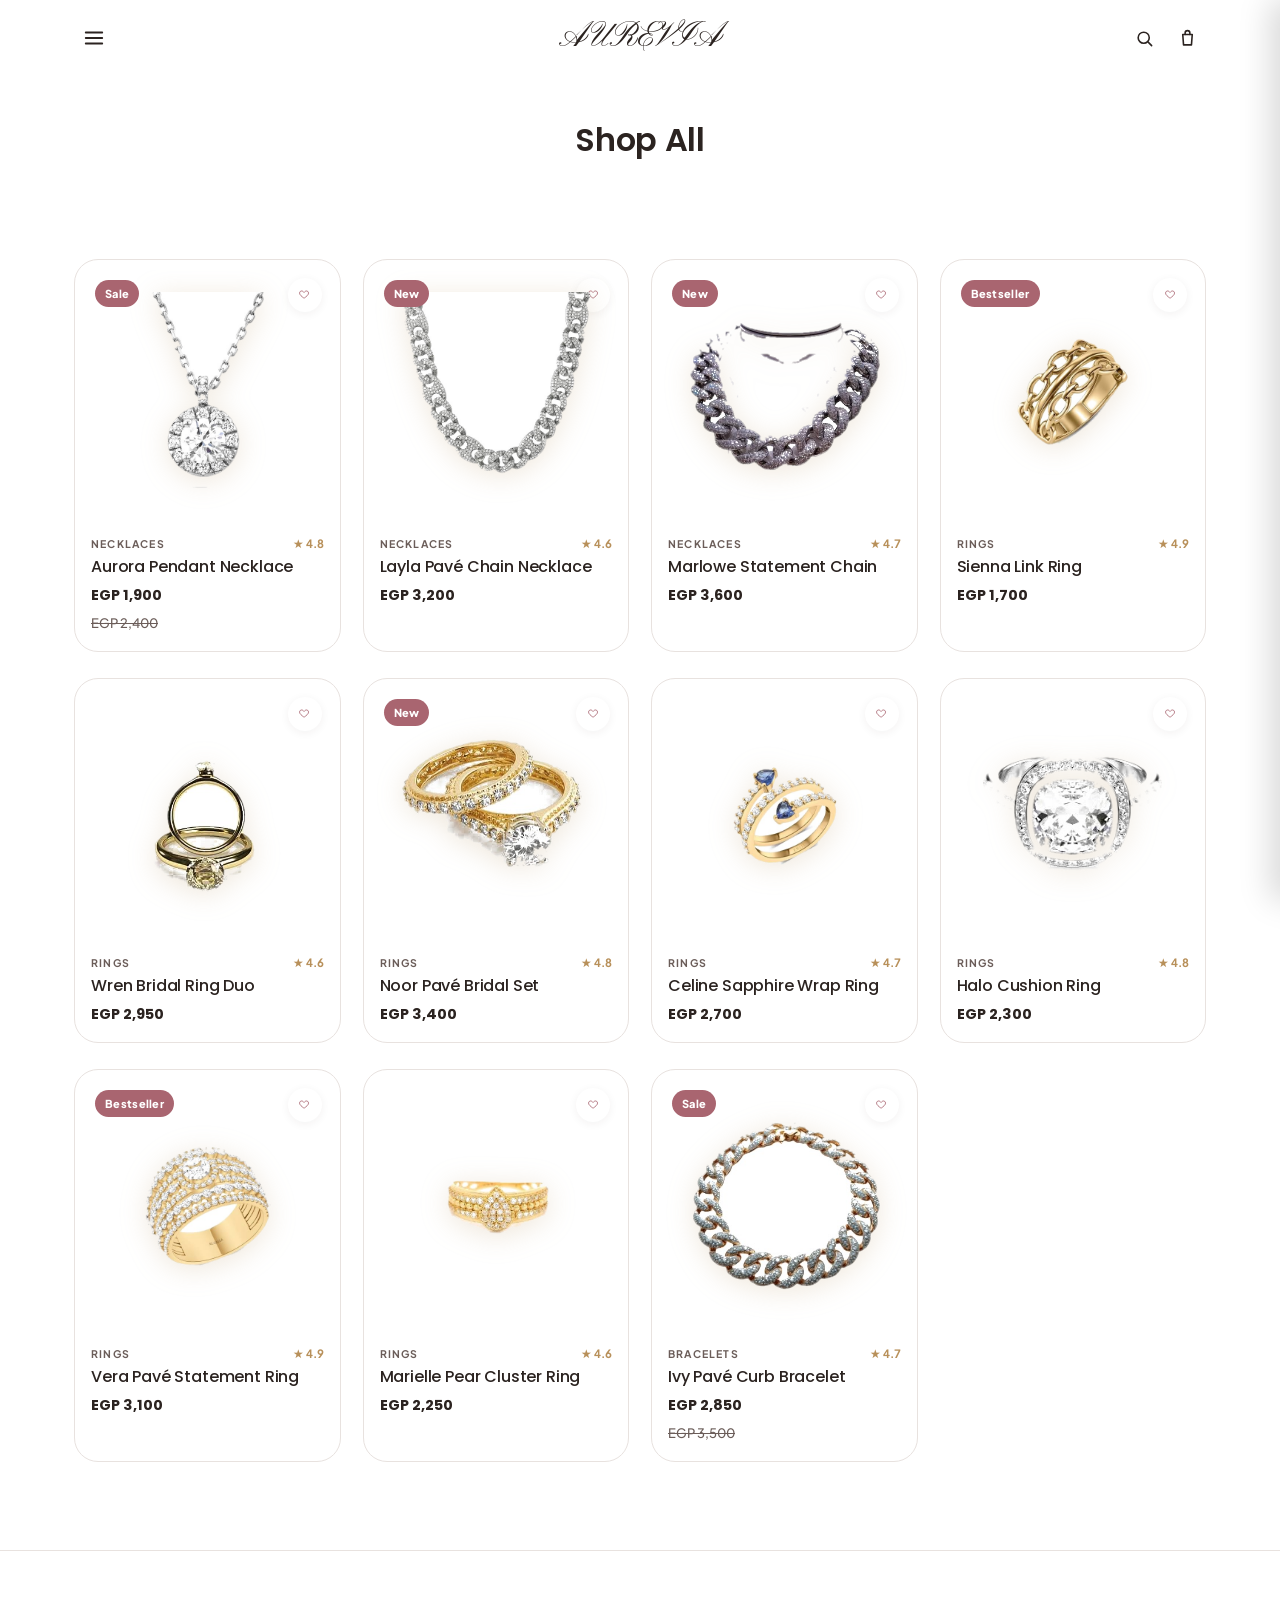
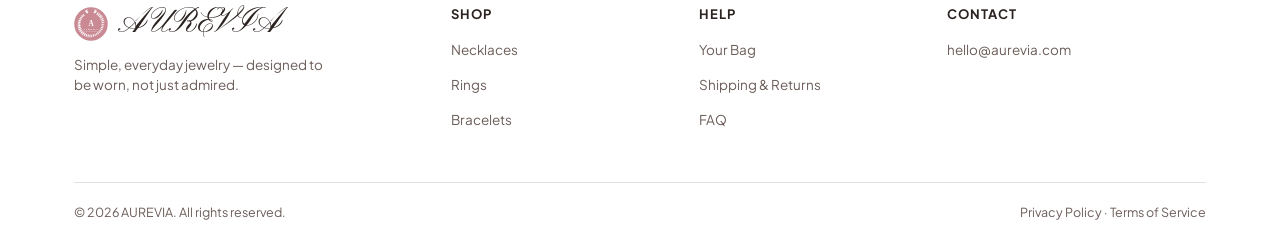
<file: shop.html>
<!doctype html>
<html lang="en">
<head>
<meta charset="UTF-8">
<meta name="viewport" content="width=device-width, initial-scale=1.0">
<title>Shop All — AUREVIA</title>
<meta name="description" content="Shop necklaces, rings and bracelets at AUREVIA.">
<link rel="icon" type="image/svg+xml" href="assets/favicon.svg">
<link rel="preconnect" href="https://fonts.googleapis.com">
<link rel="preconnect" href="https://fonts.gstatic.com" crossorigin>
<link href="https://fonts.googleapis.com/css2?family=Poppins:ital,wght@0,400;0,500;0,600;0,700;0,800;1,500;1,600&family=Plus+Jakarta+Sans:wght@400;500;600;700;800&family=Pinyon+Script&display=swap" rel="stylesheet">
<link rel="stylesheet" href="css/style.css">
</head>
<body>

<div class="page-loader" id="pageLoader">
  <div class="page-loader-inner">
    <span class="page-loader-ring"></span>
    <span class="logo-wordmark">AUREVIA</span>
  </div>
</div>

<header class="site-header" id="siteHeader">
  <div class="container header-inner">
    <div class="header-left">
      <button class="icon-btn burger" id="burgerBtn" aria-label="Menu">
        <svg width="22" height="22" viewBox="0 0 24 24" fill="none" stroke="currentColor" stroke-width="2" stroke-linecap="round"><path d="M3 6h18M3 12h18M3 18h18"/></svg>
      </button>
      <nav class="main-nav">
        <a href="index.html">Home</a>
        <a href="shop.html" class="active">Shop</a>
        <a href="shop.html?cat=necklaces">Necklaces</a>
        <a href="shop.html?cat=rings">Rings</a>
      </nav>
    </div>
    <div class="header-center">
      <a href="index.html" class="logo-link">
        <span class="logo-wordmark">AUREVIA</span>
      </a>
    </div>
    <div class="header-right">
      <div class="search-wrap" id="searchWrap">
        <input type="text" placeholder="Search products…">
      </div>
      <button class="icon-btn" id="searchToggle" aria-label="Search">
        <svg width="19" height="19" viewBox="0 0 24 24" fill="none" stroke="currentColor" stroke-width="2" stroke-linecap="round"><circle cx="11" cy="11" r="7"/><path d="M21 21l-4.35-4.35"/></svg>
      </button>
      <button class="icon-btn" data-cart-open aria-label="Cart">
        <svg width="19" height="19" viewBox="0 0 24 24" fill="none" stroke="currentColor" stroke-width="2" stroke-linecap="round" stroke-linejoin="round"><path d="M6 7h12l-1 13H7L6 7Z"/><path d="M9 7V5a3 3 0 0 1 6 0v2"/></svg>
        <span class="cart-count">0</span>
      </button>
    </div>
  </div>
  <div class="mobile-nav" id="mobileNav">
    <a href="index.html">Home</a>
    <a href="shop.html">Shop All</a>
    <a href="shop.html?cat=necklaces">Necklaces</a>
    <a href="shop.html?cat=rings">Rings</a>
    <a href="shop.html?cat=bracelets">Bracelets</a>
  </div>
</header>

<div class="page-banner">
  <h1>Shop All</h1>
</div>

<section class="section-tight reveal">
  <div class="container">
    <div class="product-grid" id="shopGrid"></div>
  </div>
</section>

<footer class="site-footer">
  <div class="container">
    <div class="footer-grid">
      <div class="footer-brand">
        <a href="index.html" class="logo-link" style="margin-bottom:14px">
          <img src="assets/logo.svg" alt="AUREVIA" style="height:34px;width:34px">
          <span class="logo-wordmark">AUREVIA</span>
        </a>
        <p>Simple, everyday jewelry — designed to be worn, not just admired.</p>
      </div>
      <div class="footer-col">
        <h4>Shop</h4>
        <ul>
          <li><a href="shop.html?cat=necklaces">Necklaces</a></li>
          <li><a href="shop.html?cat=rings">Rings</a></li>
          <li><a href="shop.html?cat=bracelets">Bracelets</a></li>
        </ul>
      </div>
      <div class="footer-col">
        <h4>Help</h4>
        <ul>
          <li><a href="cart.html">Your Bag</a></li>
          <li><a href="shop.html">Shipping & Returns</a></li>
          <li><a href="shop.html">FAQ</a></li>
        </ul>
      </div>
      <div class="footer-col">
        <h4>Contact</h4>
        <ul>
          <li><a href="mailto:hello@aurevia.com">hello@aurevia.com</a></li>
        </ul>
      </div>
    </div>
    <div class="footer-bottom">
      <span>© <span data-year></span> AUREVIA. All rights reserved.</span>
      <span>Privacy Policy · Terms of Service</span>
    </div>
  </div>
</footer>

<div class="overlay" id="cartOverlay"></div>
<aside class="cart-drawer" id="cartDrawer">
  <div class="cart-drawer-head">
    <h3>Your Bag</h3>
    <button class="icon-btn" id="cartClose" aria-label="Close">
      <svg width="18" height="18" viewBox="0 0 24 24" fill="none" stroke="currentColor" stroke-width="2" stroke-linecap="round"><path d="M18 6 6 18M6 6l12 12"/></svg>
    </button>
  </div>
  <div class="cart-drawer-body" id="cartDrawerBody"></div>
  <div class="cart-drawer-foot" id="cartDrawerFoot">
    <div class="cart-subtotal-row"><span>Subtotal</span><span id="cartDrawerSubtotal">EGP 0</span></div>
    <a href="cart.html" class="btn btn-outline btn-block" style="margin-bottom:10px">View Bag</a>
    <a href="checkout.html" class="btn btn-primary btn-block">Checkout</a>
    <p class="cart-note">Shipping & taxes calculated at checkout</p>
  </div>
</aside>

<div class="toast" id="toast"></div>

<script src="js/products.js"></script>
<script src="js/cart.js"></script>
<script src="js/main.js"></script>
</body>
</html>
</file>
<file: css/style.css>
/* ==========================================================================
   AUREVIA — Accessories & Jewelry
   ========================================================================== */

:root {
  --rose: #c98a94;
  --rose-dark: #a96570;
  --rose-light: #ffffff;
  --blush: #ffffff;
  --ink: #2b2320;
  --ink-soft: #6b5d59;
  --cream: #ffffff;
  --gold: #b8905a;
  --line: #e8e2df;
  --success: #4d8b6b;
  --radius-pill: 999px;
  --radius-lg: 18px;
  --radius-md: 12px;
  --shadow-sm: 0 2px 10px rgba(43, 35, 32, 0.06);
  --shadow-md: 0 10px 30px rgba(43, 35, 32, 0.10);
  --header-h: 76px;
}

* { box-sizing: border-box; }
html { scroll-behavior: smooth; }

/* ==========================================================================
   Page loader
   ========================================================================== */
.page-loader {
  position: fixed;
  inset: 0;
  z-index: 9999;
  background: #fff;
  display: flex;
  align-items: center;
  justify-content: center;
  transition: opacity .5s ease, visibility .5s;
}
.page-loader.is-hidden { opacity: 0; visibility: hidden; pointer-events: none; }
.page-loader-inner { position: relative; width: 108px; height: 108px; display: flex; align-items: center; justify-content: center; perspective: 400px; }
.page-loader-ring {
  position: absolute;
  inset: 0;
  border-radius: 50%;
  border: 2px solid var(--line);
  border-top-color: var(--rose-dark);
  animation: loaderSpin 1s linear infinite;
}
.page-loader .logo-wordmark {
  font-size: 22px;
  display: inline-block;
  transform-style: preserve-3d;
  animation: loaderSpin3D .9s linear infinite;
}
@keyframes loaderSpin { to { transform: rotate(360deg); } }
@keyframes loaderSpin3D { from { transform: rotateY(0deg); } to { transform: rotateY(360deg); } }
@media (prefers-reduced-motion: reduce) {
  .page-loader-ring { animation: none; }
  .page-loader .logo-wordmark { animation: none; }
}
body {
  margin: 0;
  font-family: 'Plus Jakarta Sans', -apple-system, BlinkMacSystemFont, 'Segoe UI', sans-serif;
  color: var(--ink);
  background: var(--cream);
  line-height: 1.55;
  -webkit-font-smoothing: antialiased;
}

h1, h2, h3, h4, .brand-font {
  font-family: 'Poppins', -apple-system, BlinkMacSystemFont, 'Segoe UI', sans-serif;
  font-weight: 600;
  line-height: 1.15;
  margin: 0 0 0.5em;
  letter-spacing: -0.01em;
  text-align: center;
}

a { color: inherit; text-decoration: none; }
img { max-width: 100%; display: block; }
button { font-family: inherit; cursor: pointer; }
ul { margin: 0; padding: 0; list-style: none; }

.container {
  max-width: 1180px;
  margin: 0 auto;
  padding: 0 24px;
}

.eyebrow {
  display: inline-block;
  font-size: 12px;
  font-weight: 700;
  letter-spacing: 2.5px;
  text-transform: uppercase;
  color: var(--rose-dark);
  margin-bottom: 10px;
}

/* ---------- buttons ---------- */
.btn {
  display: inline-flex;
  align-items: center;
  justify-content: center;
  gap: 8px;
  padding: 14px 28px;
  border-radius: var(--radius-pill);
  border: none;
  font-size: 14px;
  font-weight: 700;
  letter-spacing: 0.3px;
  transition: transform 0.3s cubic-bezier(.22,.61,.36,1), box-shadow 0.3s cubic-bezier(.22,.61,.36,1), background 0.25s ease, color 0.25s ease;
  white-space: nowrap;
}
.btn-primary { background: var(--rose-dark); color: #fff; }
.btn-primary:hover { background: var(--ink); box-shadow: var(--shadow-md); transform: translateY(-1px); }
.btn-outline { background: transparent; color: var(--ink); border: 1.5px solid var(--ink); }
.btn-outline:hover { background: var(--ink); color: #fff; }
.btn-light { background: #fff; color: var(--ink); box-shadow: var(--shadow-sm); }
.btn-light:hover { background: var(--rose); color: #fff; }
.btn-block { width: 100%; }
.btn-sm { padding: 9px 18px; font-size: 12.5px; }
.btn:disabled { opacity: 0.5; cursor: not-allowed; }

/* ==========================================================================
   Announcement bar
   ========================================================================== */
.announce-bar {
  background: var(--rose-dark);
  color: #ffffff;
  text-align: center;
  font-size: 12.5px;
  letter-spacing: 0.6px;
  padding: 9px 16px;
  overflow: hidden;
  white-space: nowrap;
  border-bottom: 1px solid var(--rose-dark);
}
.announce-track {
  display: inline-flex;
  gap: 60px;
  animation: marquee 22s linear infinite;
}
@keyframes marquee {
  from { transform: translateX(0); }
  to { transform: translateX(-50%); }
}

/* ==========================================================================
   Header
   ========================================================================== */
.site-header {
  position: sticky;
  top: 0;
  z-index: 500;
  height: var(--header-h);
  display: flex;
  align-items: center;
  background: transparent;
  transition: background-color 0.3s ease, box-shadow 0.3s ease;
}
.site-header.is-solid {
  background: rgba(255, 255, 255, 0.96);
  backdrop-filter: blur(8px);
  box-shadow: 0 2px 16px rgba(43, 35, 32, 0.07);
}
body:not(.has-hero) .site-header { background: rgba(255, 255, 255, 0.96); }
body.has-hero .site-header:not(.is-solid) .logo-wordmark {
  animation: logoGlow 2.6s ease-in-out infinite;
}
@keyframes logoGlow {
  0%, 100% {
    text-shadow: 0 1px 4px rgba(255,255,255,.85), 0 1px 14px rgba(255,255,255,.7), 0 0 2px rgba(255,255,255,.9);
  }
  50% {
    text-shadow: 0 1px 6px rgba(255,255,255,1), 0 0 22px rgba(255,255,255,1), 0 0 38px rgba(247,223,196,.95), 0 0 3px rgba(255,255,255,1);
  }
}
@media (prefers-reduced-motion: reduce) {
  body.has-hero .site-header:not(.is-solid) .logo-wordmark { animation: none; }
}
body.has-hero .site-header:not(.is-solid) .icon-btn svg {
  filter: drop-shadow(0 1px 3px rgba(255,255,255,.85)) drop-shadow(0 0 6px rgba(255,255,255,.6));
}
body.has-hero .logo-wordmark { transition: opacity .35s ease; }

.header-inner {
  width: 100%;
  display: grid;
  grid-template-columns: 1fr auto 1fr;
  align-items: center;
  gap: 12px;
}
.header-left, .header-right { display: flex; align-items: center; gap: 6px; }
.header-right { justify-content: flex-end; }
.header-center { display: flex; justify-content: center; }

.logo-link { display: flex; align-items: center; gap: 10px; }
.logo-link img { height: 40px; width: 40px; }
.logo-wordmark {
  font-family: 'Pinyon Script', cursive;
  font-weight: 400;
  font-size: 34px;
  letter-spacing: 0.5px;
  color: var(--ink);
  line-height: 1;
}

.icon-btn {
  background: none;
  border: none;
  padding: 9px;
  display: flex;
  align-items: center;
  justify-content: center;
  border-radius: 50%;
  color: var(--ink);
  position: relative;
  transition: background 0.2s ease;
}
.icon-btn:hover { background: rgba(43,35,32,0.06); }
.icon-btn svg { stroke: currentColor; }

.cart-count {
  position: absolute;
  top: 2px;
  right: 2px;
  background: var(--rose-dark);
  color: #fff;
  font-size: 10px;
  font-weight: 700;
  min-width: 16px;
  height: 16px;
  border-radius: 50%;
  display: flex;
  align-items: center;
  justify-content: center;
  padding: 0 3px;
}

.main-nav { display: flex; gap: 28px; align-items: center; }
.main-nav a {
  font-size: 13.5px;
  font-weight: 600;
  letter-spacing: 0.3px;
  padding: 6px 0;
  border-bottom: 2px solid transparent;
  transition: border-color 0.2s ease, opacity .2s ease;
}
.main-nav a:hover, .main-nav a.active { border-color: currentColor; }

.search-wrap { max-width: 0; opacity: 0; overflow: hidden; transition: max-width .3s ease, opacity .3s ease; display: flex; align-items: center; }
.search-wrap.open { max-width: 220px; opacity: 1; }
.search-wrap input {
  width: 200px;
  padding: 9px 14px;
  border-radius: var(--radius-pill);
  border: 1px solid var(--line);
  font-size: 13px;
  background: #fff;
}

.main-nav { display: none; }
.burger { display: flex; }

@media (max-width: 860px) {
  .search-wrap.open { max-width: 150px; }
}

.mobile-nav {
  position: absolute;
  top: var(--header-h);
  left: 0;
  right: 0;
  background: #fff;
  box-shadow: var(--shadow-md);
  padding: 10px 0;
  z-index: 400;
  opacity: 0;
  transform: translateY(-12px);
  visibility: hidden;
  pointer-events: none;
  transition: opacity .3s cubic-bezier(.22,.61,.36,1), transform .3s cubic-bezier(.22,.61,.36,1), visibility .3s;
}
.mobile-nav.open { opacity: 1; transform: translateY(0); visibility: visible; pointer-events: auto; }
.mobile-nav a { display: block; padding: 12px 24px; font-weight: 600; font-size: 14px; color: var(--ink); }
.mobile-nav a:hover { background: var(--blush); }
@media (prefers-reduced-motion: reduce) {
  .mobile-nav { transition: opacity .15s linear, visibility .15s; transform: none; }
}

/* ==========================================================================
   Hero
   ========================================================================== */
.hero {
  background: #ffffff;
  margin-top: calc(var(--header-h) * -1);
  position: relative;
  z-index: 1;
}
@property --mr { syntax: '<length>'; inherits: true; initial-value: 0px; }
@property --mo { syntax: '<number>'; inherits: true; initial-value: 0; }

.hero-media {
  position: relative;
  width: 100%;
  overflow: hidden;
  background: #fff;
  --mx: 50%;
  --my: 50%;
  --mr: 0px;
  --mo: 0;
  transition: --mr .8s cubic-bezier(.22,.61,.36,1), --mo .8s cubic-bezier(.22,.61,.36,1);
}
.hero-media img { width: 100%; height: auto; max-height: 74vh; object-fit: cover; object-position: center 82%; display: block; }
.hero-media img:not(.hero-img-hover) { position: relative; z-index: 0; }
.hero-media .hero-img-hover {
  position: absolute;
  inset: 0;
  height: 100%;
  z-index: 1;
  -webkit-mask-image: radial-gradient(circle var(--mr) at var(--mx) var(--my), #000 65%, transparent 100%);
  mask-image: radial-gradient(circle var(--mr) at var(--mx) var(--my), #000 65%, transparent 100%);
  pointer-events: none;
}
.hero-media::after {
  content: "";
  position: absolute;
  inset: 0;
  z-index: 2;
  pointer-events: none;
  mix-blend-mode: screen;
  background: radial-gradient(circle calc(var(--mr) + 100px) at var(--mx) var(--my), rgba(255, 244, 222, .55), rgba(255, 244, 222, 0) 72%);
  opacity: var(--mo);
}
@media (prefers-reduced-motion: reduce) {
  .hero-media { transition: none; }
}
.hero-cta {
  position: absolute;
  left: 50%;
  bottom: 10%;
  transform: translateX(-50%);
  z-index: 3;
}
.hero-cta .btn {
  background: rgba(255, 255, 255, 0.12);
  backdrop-filter: blur(6px);
  border: 1.5px solid rgba(255, 255, 255, 0.85);
  color: #fff;
}
.hero-cta .btn:hover {
  background: rgba(255, 255, 255, 0.9);
  color: var(--ink);
  border-color: #fff;
}

@media (max-width: 900px) {
  .hero-media img { height: 70vh; max-height: none; }
  .hero-cta { left: 50%; bottom: 8%; }
  body.has-hero .site-header:not(.is-solid) .logo-wordmark { opacity: 0; }
  body.has-hero .site-header.is-solid .logo-wordmark { opacity: 1; }
  .hero-media .hero-img-hover {
    -webkit-mask-image: none;
    mask-image: none;
    opacity: 0;
    transition: opacity .8s ease;
  }
  .hero-media.hero-scrolled .hero-img-hover {
    opacity: 1;
  }
}

/* ==========================================================================
   USP strip
   ========================================================================== */
.usp-strip {
  background: var(--blush);
  border-bottom: 1px solid var(--line);
}
.usp-grid {
  display: grid;
  grid-template-columns: repeat(4, 1fr);
  gap: 24px;
  padding: 28px 0;
}
.usp-item { display: flex; align-items: center; gap: 12px; font-size: 13px; font-weight: 600; }
.usp-item svg { flex-shrink: 0; color: var(--rose-dark); }
@media (max-width: 760px) {
  .usp-grid { grid-template-columns: repeat(2, 1fr); }
}

/* ==========================================================================
   Sections
   ========================================================================== */
.section { padding: 72px 0; }
.section-tight { padding: 48px 0; }
.section-head { text-align: center; max-width: 560px; margin: 0 auto 42px; }
.section-head p { color: var(--ink-soft); font-size: 15px; }
.section-head-row { display: flex; flex-direction: column; align-items: center; text-align: center; margin-bottom: 32px; gap: 14px; }
.section-head-row h2 { margin: 0; }
.section-bg-blush { background: var(--blush); }

/* categories */
.category-grid {
  display: grid;
  grid-template-columns: repeat(4, 1fr);
  gap: 20px;
}
.category-card {
  position: relative;
  border-radius: var(--radius-lg);
  overflow: hidden;
  aspect-ratio: 1 / 1.05;
  display: flex;
  align-items: flex-end;
  background: var(--rose-light);
  transition: transform 0.25s ease, box-shadow 0.25s ease;
}
.category-card:hover { transform: translateY(-4px); box-shadow: var(--shadow-md); }
.category-card .cat-icon {
  position: absolute;
  inset: 0;
  display: flex;
  align-items: center;
  justify-content: center;
  opacity: 0.9;
}
.category-card .cat-icon svg { width: 46%; height: 46%; color: var(--rose-dark); opacity: .55; }
.category-card .cat-label {
  position: relative;
  z-index: 2;
  width: 100%;
  padding: 16px;
  background: linear-gradient(0deg, rgba(43,35,32,0.55), transparent 80%);
  color: #fff;
  font-weight: 700;
  font-size: 14px;
}
@media (max-width: 760px) { .category-grid { grid-template-columns: repeat(2, 1fr); } }

/* product grid */
.product-grid {
  display: grid;
  grid-template-columns: repeat(4, 1fr);
  gap: 26px 22px;
}
@media (max-width: 980px) { .product-grid { grid-template-columns: repeat(3, 1fr); } }
@media (max-width: 700px) { .product-grid { grid-template-columns: repeat(2, 1fr); gap: 18px 14px; } }

.product-card {
  position: relative;
  border: 1px solid var(--line);
  border-radius: calc(var(--radius-lg) + 6px);
  padding: 10px;
  background: #fff;
  transition: box-shadow .45s cubic-bezier(.22,.61,.36,1), transform .45s cubic-bezier(.22,.61,.36,1), border-color .3s ease;
}
.product-card:hover {
  box-shadow: var(--shadow-md);
  transform: translateY(-6px);
  border-color: transparent;
}
.product-media {
  position: relative;
  border-radius: var(--radius-lg);
  background: var(--rose-light);
  aspect-ratio: 1 / 1.02;
  overflow: hidden;
  display: flex;
  align-items: center;
  justify-content: center;
  margin-bottom: 14px;
}
.product-media svg { width: 46%; height: 46%; color: var(--rose-dark); transition: transform .4s ease; }
.product-card:hover .product-media svg { transform: scale(1.08) rotate(-3deg); }
.product-media img { width: 100%; height: 100%; object-fit: contain; padding: 8%; box-sizing: border-box; transition: transform .5s cubic-bezier(.2,.7,.3,1); filter: drop-shadow(0 4px 14px rgba(184, 144, 90, 0.22)); }
.product-card:hover .product-media img { transform: scale(1.06); }
.product-media.has-photo, .pd-media.has-photo, .cart-line-media.has-photo, .cart-row-media.has-photo { background: #ffffff; }
.product-body { padding: 2px 6px 6px; }
.product-badge {
  position: absolute;
  top: 10px;
  left: 10px;
  z-index: 3;
  background: var(--rose-dark);
  color: #fff;
  font-size: 11px;
  font-weight: 800;
  padding: 5px 10px;
  border-radius: var(--radius-pill);
  letter-spacing: 0.3px;
  max-width: calc(100% - 50px);
  white-space: nowrap;
  overflow: hidden;
  text-overflow: ellipsis;
}
.product-wish {
  position: absolute;
  top: 8px;
  right: 8px;
  background: #fff;
  border: none;
  width: 34px;
  height: 34px;
  border-radius: 50%;
  display: flex;
  align-items: center;
  justify-content: center;
  box-shadow: var(--shadow-sm);
  color: var(--ink);
  transition: color .25s ease, transform .35s cubic-bezier(.22,.61,.36,1);
}
.product-wish:hover { color: var(--rose-dark); transform: scale(1.12); }
.product-wish.active { color: var(--rose-dark); }
.product-quickadd {
  position: absolute;
  left: 10px;
  right: 10px;
  bottom: 10px;
  opacity: 0;
  transform: translateY(10px);
  transition: opacity .35s cubic-bezier(.22,.61,.36,1), transform .35s cubic-bezier(.22,.61,.36,1);
}
.product-card:hover .product-quickadd { opacity: 1; transform: translateY(0); }
.product-cat-row { display: flex; align-items: center; justify-content: space-between; margin-bottom: 5px; }
.product-cat { font-size: 10.5px; text-transform: uppercase; letter-spacing: 1.2px; color: var(--ink-soft); font-weight: 700; }
.product-rating { font-size: 11.5px; font-weight: 700; color: var(--gold); font-variant-numeric: tabular-nums; }
.product-title { font-size: 16px; font-weight: 500; margin-bottom: 8px; font-family: 'Poppins', sans-serif; text-align: left; }
.product-title a:hover { color: var(--rose-dark); }
.price-row { display: flex; align-items: center; gap: 8px; font-weight: 700; font-size: 14.5px; font-family: 'Poppins', sans-serif; }
.price-old-row { margin-top: 3px; }
.price-old { text-decoration: line-through; color: var(--ink-soft); font-weight: 500; font-size: 13px; font-family: 'Plus Jakarta Sans', sans-serif; }
.swatch-row { display: flex; gap: 6px; margin-top: 8px; }
.mini-swatch { width: 15px; height: 15px; border-radius: 50%; border: 1px solid rgba(0,0,0,0.15); }

/* filters */
.shop-toolbar { display: flex; align-items: center; justify-content: space-between; flex-wrap: wrap; gap: 14px; margin-bottom: 30px; }
.filter-chips { display: flex; gap: 8px; flex-wrap: wrap; }
.chip {
  padding: 9px 18px;
  border-radius: var(--radius-pill);
  border: 1.5px solid var(--line);
  background: #fff;
  font-size: 13px;
  font-weight: 600;
  transition: all .2s ease;
}
.chip.active, .chip:hover { background: var(--ink); border-color: var(--ink); color: #fff; }
.sort-select {
  padding: 10px 16px;
  border-radius: var(--radius-pill);
  border: 1.5px solid var(--line);
  background: #fff;
  font-size: 13px;
  font-weight: 600;
}
.result-count { font-size: 13px; color: var(--ink-soft); margin-bottom: 18px; }

/* promo band */
.promo-band {
  border-radius: 24px;
  background: #ffffff;
  border: 1px solid var(--line);
  color: var(--ink);
  padding: 56px;
  display: grid;
  grid-template-columns: 1.2fr auto;
  align-items: center;
  gap: 24px;
  overflow: hidden;
  position: relative;
}
.promo-band h2 { color: var(--ink); margin-bottom: 10px; text-align: left; }
.promo-band p { color: var(--ink-soft); max-width: 460px; margin-bottom: 0; }
@media (max-width: 720px) { .promo-band { grid-template-columns: 1fr; text-align: center; padding: 36px 24px; } }

/* testimonials */
.testi-slider { display: flex; flex-direction: column; align-items: center; gap: 22px; }
.testi-box {
  position: relative;
  width: 100%;
  max-width: 640px;
  min-height: 260px;
  background: #fff;
  border: 1.5px solid var(--rose);
  border-radius: var(--radius-lg);
  box-shadow: var(--shadow-sm);
  padding: 40px 40px;
  overflow: hidden;
}
.testi-track { position: relative; height: 100%; }
.testi-card {
  position: absolute;
  inset: 0;
  padding: 0;
  text-align: center;
  opacity: 0;
  transform: translateY(10px);
  pointer-events: none;
  transition: opacity .5s cubic-bezier(.22,.61,.36,1), transform .5s cubic-bezier(.22,.61,.36,1);
}
.testi-card.active { opacity: 1; transform: translateY(0); pointer-events: auto; }
.testi-quote-mark {
  font-family: 'Poppins', serif;
  font-size: 42px;
  line-height: 1;
  color: var(--rose);
  opacity: .6;
  display: block;
  margin-bottom: 2px;
}
.testi-card p {
  font-family: 'Poppins', serif;
  font-style: italic;
  font-size: 15px;
  line-height: 1.5;
  color: var(--ink);
  margin: 0 0 16px;
}
.testi-stars { color: var(--gold); font-size: 13px; margin-bottom: 14px; letter-spacing: 3px; }
.testi-divider { width: 30px; height: 1px; background: var(--line); margin: 0 auto 14px; }
.testi-name { font-weight: 700; font-size: 12.5px; letter-spacing: .5px; text-transform: uppercase; }
.testi-role { font-size: 11.5px; color: var(--ink-soft); margin-top: 2px; }
.testi-next {
  display: flex;
  align-items: center;
  justify-content: center;
  width: 44px;
  height: 44px;
  border-radius: 50%;
  border: 1.5px solid var(--line);
  background: #fff;
  color: var(--ink);
  transition: background .3s cubic-bezier(.22,.61,.36,1), color .3s ease, border-color .3s ease, transform .3s cubic-bezier(.22,.61,.36,1);
}
.testi-next:hover { background: var(--ink); border-color: var(--ink); color: #fff; transform: rotate(90deg); }
@media (max-width: 760px) {
  .testi-box { padding: 36px 24px; min-height: 300px; }
}

/* newsletter */
.newsletter { background: #ffffff; border: 1px solid var(--line); color: var(--ink); border-radius: 24px; padding: 50px; text-align: center; }
.newsletter h2 { color: var(--ink); }
.newsletter p { color: var(--ink-soft); margin-bottom: 26px; }
.newsletter-form { display: flex; gap: 10px; max-width: 420px; margin: 0 auto; }
.newsletter-form input {
  flex: 1;
  padding: 13px 18px;
  border-radius: var(--radius-pill);
  border: 1.5px solid var(--line);
  font-size: 13.5px;
}

/* ==========================================================================
   Footer
   ========================================================================== */
.site-footer { background: var(--blush); border-top: 1px solid var(--line); padding: 56px 0 24px; margin-top: 40px; }
.footer-grid { display: grid; grid-template-columns: 1.6fr 1fr 1fr 1.2fr; gap: 32px; margin-bottom: 40px; }
.footer-brand p { color: var(--ink-soft); font-size: 13.5px; max-width: 260px; }
.footer-col h4 { font-size: 13px; text-transform: uppercase; letter-spacing: 1px; margin-bottom: 16px; text-align: left; font-family: inherit; font-weight: 700; }
.footer-col ul li { margin-bottom: 10px; }
.footer-col a { font-size: 13.5px; color: var(--ink-soft); transition: color .2s ease; }
.footer-col a:hover { color: var(--rose-dark); }
.footer-social { display: flex; gap: 10px; margin-top: 16px; }
.footer-social a { width: 36px; height: 36px; border-radius: 50%; background: #fff; display: flex; align-items: center; justify-content: center; box-shadow: var(--shadow-sm); }
.footer-bottom { border-top: 1px solid var(--line); padding-top: 20px; display: flex; justify-content: space-between; flex-wrap: wrap; gap: 10px; font-size: 12.5px; color: var(--ink-soft); }
@media (max-width: 860px) { .footer-grid { grid-template-columns: 1fr 1fr; } }

/* ==========================================================================
   Cart drawer
   ========================================================================== */
.overlay {
  position: fixed;
  inset: 0;
  background: rgba(43,35,32,0.45);
  opacity: 0;
  pointer-events: none;
  transition: opacity .4s ease;
  z-index: 900;
}
.overlay.open { opacity: 1; pointer-events: auto; }

.cart-drawer {
  position: fixed;
  top: 0;
  right: 0;
  bottom: 0;
  width: min(420px, 100%);
  background: #fff;
  z-index: 950;
  transform: translateX(100%);
  transition: transform .45s cubic-bezier(.22,.61,.36,1);
  display: flex;
  flex-direction: column;
  box-shadow: -10px 0 30px rgba(0,0,0,0.15);
}
.cart-drawer.open { transform: translateX(0); }
@media (prefers-reduced-motion: reduce) {
  .cart-drawer, .overlay { transition-duration: .15s; }
}
.cart-drawer-head { display: flex; align-items: center; justify-content: space-between; padding: 20px 22px; border-bottom: 1px solid var(--line); }
.cart-drawer-head h3 { margin: 0; }
.cart-drawer-body { flex: 1; overflow-y: auto; padding: 10px 22px; }
.cart-drawer-empty { text-align: center; padding: 60px 20px; color: var(--ink-soft); }
.cart-line { display: flex; gap: 14px; padding: 16px 0; border-bottom: 1px solid var(--line); }
.cart-line-media { width: 74px; height: 74px; border-radius: var(--radius-md); background: var(--rose-light); display: flex; align-items: center; justify-content: center; flex-shrink: 0; }
.cart-line-media svg { width: 60%; height: 60%; color: var(--rose-dark); }
.cart-line-media img { width: 100%; height: 100%; object-fit: contain; padding: 8%; box-sizing: border-box; filter: drop-shadow(0 3px 10px rgba(184, 144, 90, 0.2)); }
.cart-line-info { flex: 1; min-width: 0; }
.cart-line-title { font-weight: 700; font-size: 13.5px; margin-bottom: 3px; }
.cart-line-meta { font-size: 12px; color: var(--ink-soft); margin-bottom: 8px; }
.cart-line-foot { display: flex; align-items: center; justify-content: space-between; }
.qty-pill { display: flex; align-items: center; background: #ece0dd55; border-radius: var(--radius-pill); overflow: hidden; }
.qty-pill button { background: transparent; border: none; width: 28px; height: 28px; font-weight: 700; color: var(--rose-dark); font-size: 15px; }
.qty-pill button:hover { background: var(--rose); color: #fff; }
.qty-pill input { width: 28px; border: none; background: transparent; text-align: center; font-size: 12.5px; font-weight: 700; }
.cart-line-remove { background: none; border: none; color: var(--ink-soft); font-size: 12px; text-decoration: underline; }
.cart-line-price { font-weight: 700; font-size: 13.5px; }

.cart-drawer-foot { border-top: 1px solid var(--line); padding: 18px 22px 22px; }
.cart-subtotal-row { display: flex; justify-content: space-between; font-weight: 700; font-size: 15px; margin-bottom: 14px; }
.cart-note { font-size: 12px; color: var(--ink-soft); text-align: center; margin-top: 10px; }

/* ==========================================================================
   Breadcrumb / page header
   ========================================================================== */
.page-banner {
  background: var(--rose-light);
  padding: 46px 0;
  text-align: center;
}
.page-banner h1 { margin-bottom: 6px; }
.breadcrumb { font-size: 12.5px; color: var(--ink-soft); }
.breadcrumb a:hover { color: var(--rose-dark); }

/* ==========================================================================
   Product detail
   ========================================================================== */
.pd-grid { display: grid; grid-template-columns: 1fr 1fr; gap: 56px; }
.pd-media {
  border-radius: var(--radius-lg);
  background: var(--rose-light);
  border: 1px solid var(--line);
  box-shadow: var(--shadow-sm);
  aspect-ratio: 1/1;
  display: flex;
  align-items: center;
  justify-content: center;
  position: relative;
}
.pd-media svg { width: 42%; height: 42%; color: var(--rose-dark); }
.pd-media img { width: 100%; height: 100%; object-fit: contain; padding: 8%; box-sizing: border-box; filter: drop-shadow(0 6px 20px rgba(184, 144, 90, 0.25)); }
.pd-cat-row { display: flex; align-items: center; justify-content: space-between; margin-bottom: 8px; }
.pd-rating { font-size: 12.5px; font-weight: 700; color: var(--gold); font-variant-numeric: tabular-nums; }
.pd-cat { font-size: 12px; font-weight: 700; letter-spacing: 1.4px; text-transform: uppercase; color: var(--rose-dark); margin-bottom: 0; }
.pd-title { font-size: 32px; margin-bottom: 12px; text-align: left; }
.checkout-grid h3, .summary-card h3, .cart-drawer-head h3 { text-align: left; }
.pd-price { font-size: 24px; font-weight: 700; display: flex; align-items: center; gap: 12px; margin-bottom: 18px; }
.pd-desc { color: var(--ink-soft); font-size: 14.5px; margin-bottom: 26px; }
.pd-block { margin-bottom: 22px; }
.pd-label { font-size: 12.5px; font-weight: 700; text-transform: uppercase; letter-spacing: 0.8px; margin-bottom: 10px; }
.opt-swatches { display: flex; gap: 10px; flex-wrap: wrap; }
.opt-color { width: 30px; height: 30px; border-radius: 10px; cursor: pointer; border: 1px solid var(--line); box-shadow: 0 0 5px rgba(0,0,0,.05); transition: .15s ease; }
.opt-color:hover { transform: scale(1.06); }
.opt-color.active { outline: 2px solid var(--ink); outline-offset: 2px; }
.opt-size { min-width: 44px; height: 34px; padding: 0 12px; display: flex; align-items: center; justify-content: center; font-size: 12.5px; font-weight: 700; border: 1px solid var(--line); border-radius: 10px; background: #fff; cursor: pointer; transition: .15s ease; }
.opt-size:hover { border-color: var(--rose-dark); }
.opt-size.active { background: var(--ink); border-color: var(--ink); color: #fff; }
.pd-actions { display: flex; gap: 12px; align-items: center; margin-top: 26px; }
.pd-qty { display: flex; align-items: center; background: #ece0dd55; border-radius: var(--radius-pill); }
.pd-qty button { background: none; border: none; width: 42px; height: 45px; font-size: 18px; font-weight: 700; color: var(--rose-dark); }
.pd-qty input { width: 32px; border: none; background: transparent; text-align: center; font-weight: 700; }
.pd-meta-list { margin-top: 30px; border-top: 1px solid var(--line); padding-top: 20px; }
.pd-meta-list li { display: flex; gap: 10px; align-items: center; font-size: 13px; color: var(--ink-soft); margin-bottom: 10px; }
.pd-meta-list svg { color: var(--rose-dark); flex-shrink: 0; }
.stock-flag { display: inline-flex; align-items: center; gap: 6px; font-size: 12.5px; font-weight: 700; color: var(--success); margin-bottom: 16px; }
.stock-flag .dot { width: 7px; height: 7px; border-radius: 50%; background: var(--success); }
.pd-details { margin-top: 22px; border-top: 1px solid var(--line); padding-top: 20px; }
.pd-details h4 { text-align: left; font-size: 14px; margin-bottom: 10px; }
.pd-details ul { margin: 0; padding-left: 18px; color: var(--ink-soft); font-size: 13px; line-height: 1.85; }

@media (max-width: 860px) { .pd-grid { grid-template-columns: 1fr; gap: 28px; } }

/* ==========================================================================
   Cart page
   ========================================================================== */
.cart-page-grid { display: grid; grid-template-columns: 1.7fr 1fr; gap: 40px; align-items: start; }
.cart-table-head { display: grid; grid-template-columns: 3fr 1fr 1fr; padding-bottom: 14px; border-bottom: 1px solid var(--line); font-size: 12px; text-transform: uppercase; letter-spacing: 1px; color: var(--ink-soft); font-weight: 700; }
.cart-row { display: grid; grid-template-columns: 3fr 1fr 1fr; align-items: center; padding: 20px 0; border-bottom: 1px solid var(--line); gap: 10px; }
.cart-row-product { display: flex; gap: 16px; align-items: center; }
.cart-row-media { width: 84px; height: 84px; border-radius: var(--radius-md); background: var(--rose-light); display: flex; align-items: center; justify-content: center; flex-shrink: 0; }
.cart-row-media svg { width: 58%; height: 58%; color: var(--rose-dark); }
.cart-row-media img { width: 100%; height: 100%; object-fit: contain; padding: 8%; box-sizing: border-box; filter: drop-shadow(0 3px 10px rgba(184, 144, 90, 0.2)); }
.cart-empty-block { text-align: center; padding: 70px 20px; }
.summary-card { background: var(--blush); border: 1px solid var(--line); box-shadow: var(--shadow-sm); border-radius: var(--radius-lg); padding: 26px; }
.summary-row { display: flex; justify-content: space-between; font-size: 13.5px; margin-bottom: 12px; color: var(--ink-soft); }
.summary-row.total { color: var(--ink); font-weight: 700; font-size: 17px; border-top: 1px solid var(--line); padding-top: 14px; margin-top: 6px; }
@media (max-width: 860px) {
  .cart-page-grid { grid-template-columns: 1fr; }
  .cart-table-head { display: none; }
  .cart-row { grid-template-columns: 1fr; }
}

/* ==========================================================================
   Checkout
   ========================================================================== */
.checkout-grid { display: grid; grid-template-columns: 1.3fr 1fr; gap: 48px; align-items: start; }
.form-group { margin-bottom: 18px; }
.form-row { display: grid; grid-template-columns: 1fr 1fr; gap: 14px; }
label { display: block; font-size: 12.5px; font-weight: 700; margin-bottom: 7px; letter-spacing: 0.3px; }
input[type="text"], input[type="email"], input[type="tel"], textarea, select {
  width: 100%;
  padding: 13px 16px;
  border-radius: var(--radius-md);
  border: 1.5px solid var(--line);
  font-size: 13.5px;
  font-family: inherit;
  background: #fff;
}
input:focus, textarea:focus, select:focus { outline: none; border-color: var(--rose-dark); }
textarea { resize: vertical; min-height: 90px; }
.order-line { display: flex; align-items: center; gap: 12px; font-size: 13px; padding: 10px 0; border-bottom: 1px solid var(--line); }
.order-line-media { width: 44px; height: 44px; border-radius: var(--radius-md); background: #fff; border: 1px solid var(--line); flex-shrink: 0; display: flex; align-items: center; justify-content: center; overflow: hidden; }
.order-line-media img { width: 100%; height: 100%; object-fit: contain; padding: 6%; box-sizing: border-box; }
.order-line-name { flex: 1; color: var(--ink-soft); }
@media (max-width: 860px) {
  .checkout-grid { grid-template-columns: 1fr; }
  .form-row { grid-template-columns: 1fr; }
}

.confirm-box { text-align: center; max-width: 520px; margin: 0 auto; padding: 60px 24px; }
.confirm-icon { width: 84px; height: 84px; border-radius: 50%; background: var(--success); color: #fff; display: flex; align-items: center; justify-content: center; margin: 0 auto 24px; }
.order-id { display: inline-block; background: var(--blush); padding: 8px 18px; border-radius: var(--radius-pill); font-weight: 700; letter-spacing: 1px; margin: 14px 0 28px; }

/* misc */
.toast {
  position: fixed;
  bottom: 24px;
  left: 50%;
  transform: translateX(-50%) translateY(20px);
  background: var(--ink);
  color: #fff;
  padding: 13px 22px;
  border-radius: var(--radius-pill);
  font-size: 13px;
  font-weight: 600;
  z-index: 1200;
  opacity: 0;
  pointer-events: none;
  transition: opacity .25s ease, transform .25s ease;
}
.toast.show { opacity: 1; transform: translateX(-50%) translateY(0); }

/* ==========================================================================
   Scroll reveal
   ========================================================================== */
.reveal {
  opacity: 0;
  transform: translateY(36px) scale(.98);
  transition: opacity .9s cubic-bezier(.22,.61,.36,1), transform .9s cubic-bezier(.22,.61,.36,1);
}
.reveal.in-view {
  opacity: 1;
  transform: translateY(0) scale(1);
}
.reveal-stagger.in-view .reveal-item:nth-child(1) { transition-delay: .05s; }
.reveal-stagger.in-view .reveal-item:nth-child(2) { transition-delay: .15s; }
.reveal-stagger.in-view .reveal-item:nth-child(3) { transition-delay: .25s; }
.reveal-stagger.in-view .reveal-item:nth-child(4) { transition-delay: .35s; }
@media (prefers-reduced-motion: reduce) {
  .reveal { opacity: 1; transform: none; transition: none; }
}

.empty-state { text-align: center; padding: 80px 20px; color: var(--ink-soft); }
</file>
